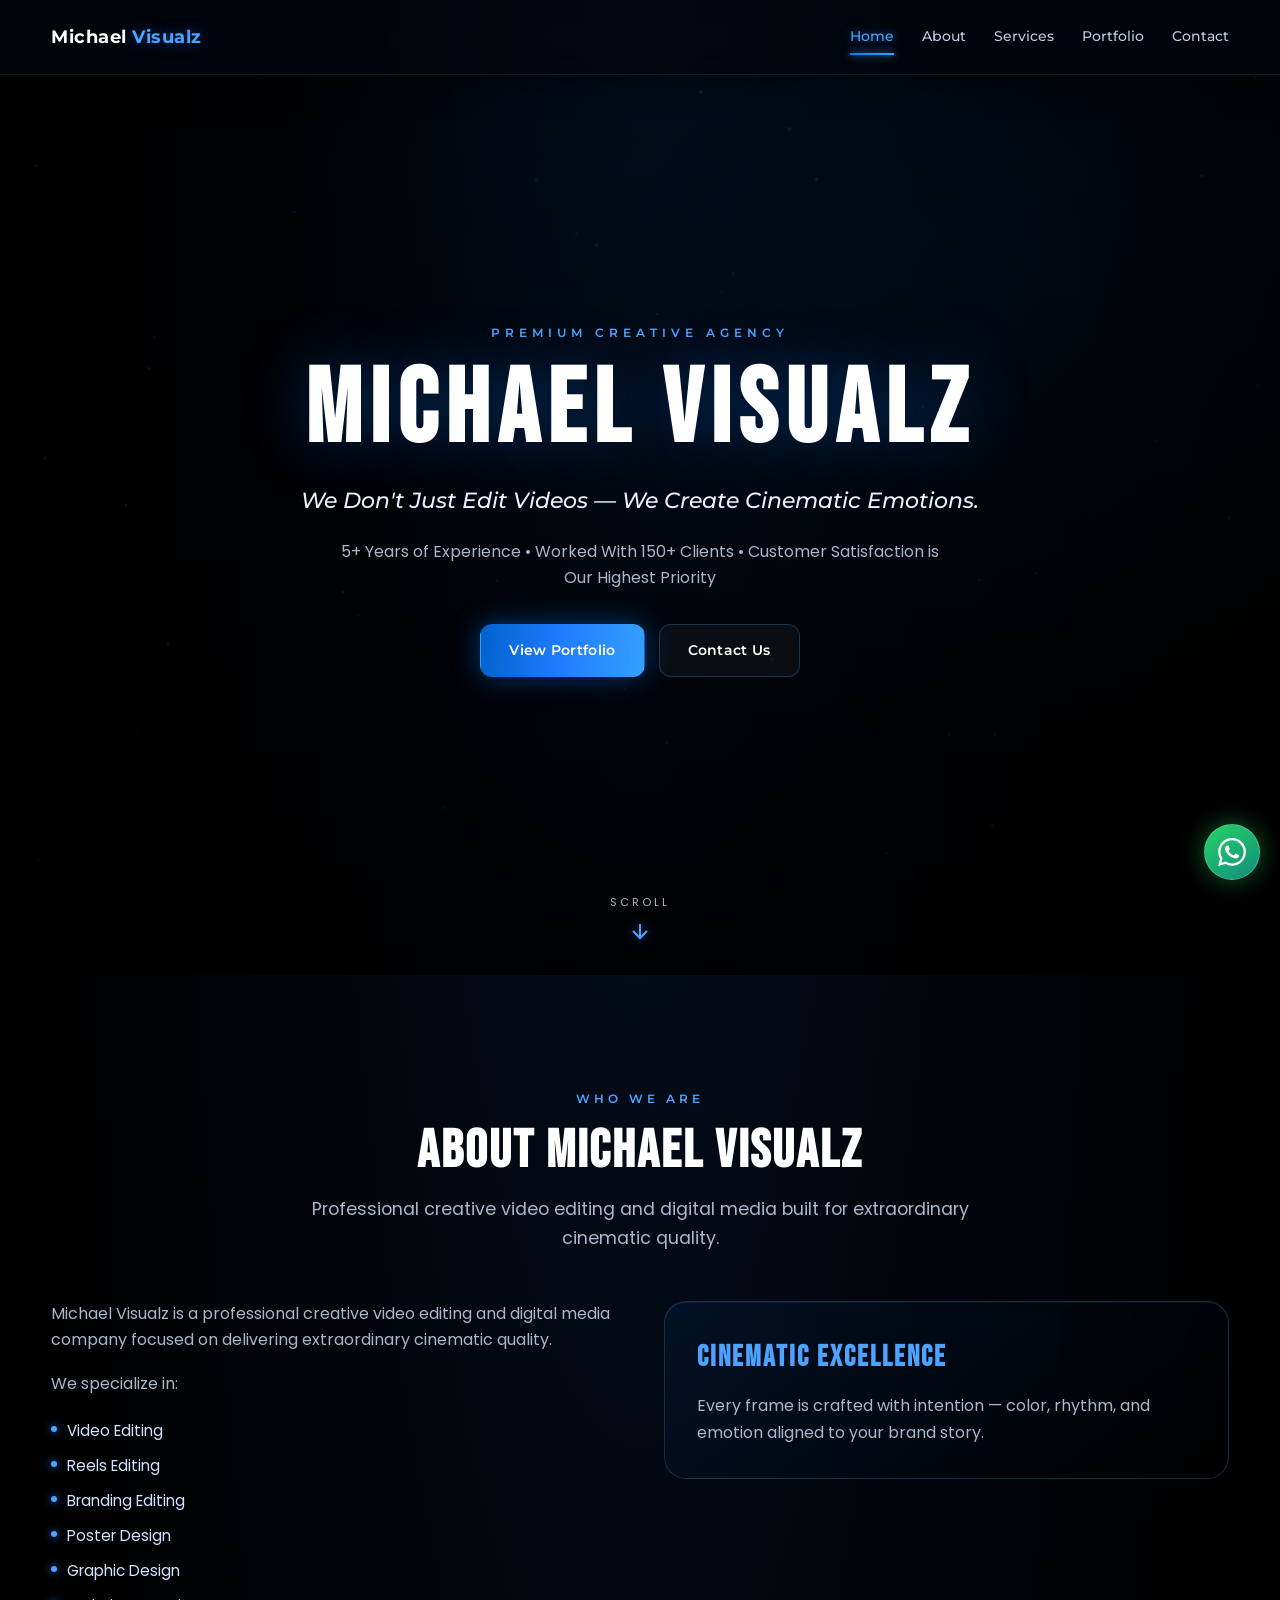
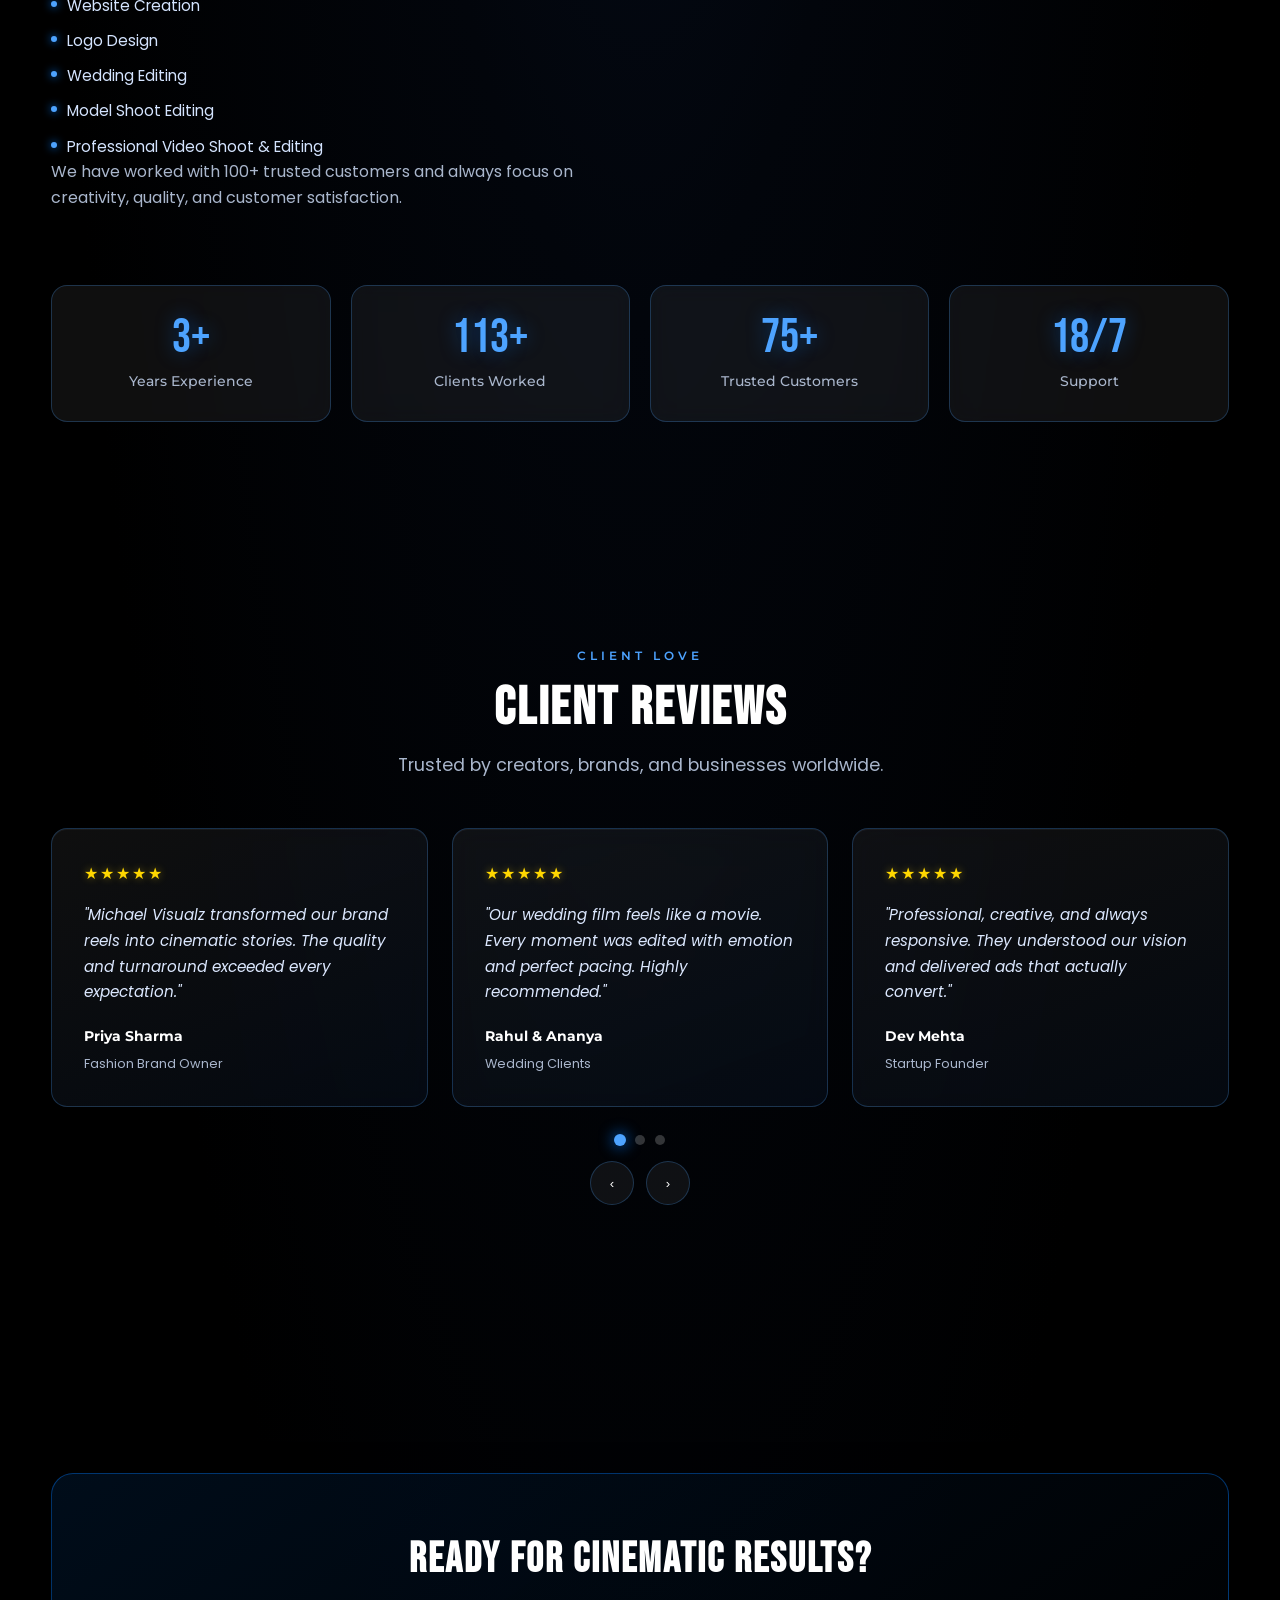
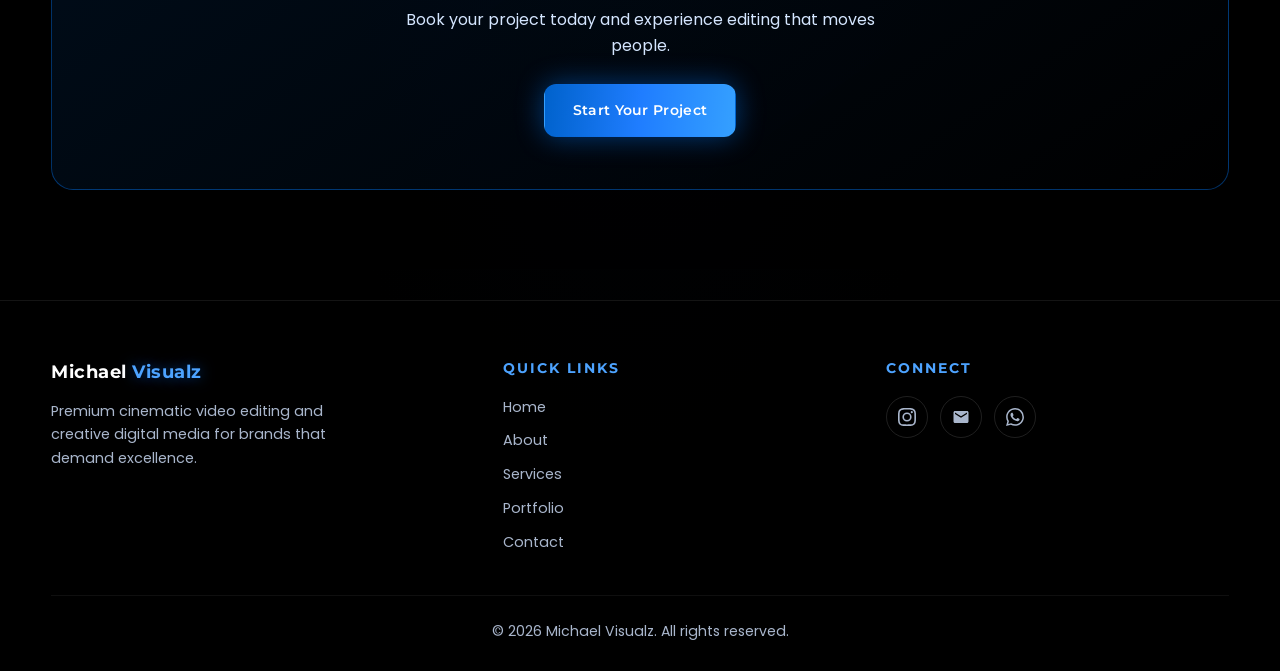
<file: index.html>
<!DOCTYPE html>
<html lang="en">
  <head>
    <meta charset="UTF-8" />
    <meta name="viewport" content="width=device-width, initial-scale=1.0" />
    <title>Michael Visualz | Cinematic Video Editing & Creative Agency</title>
    <meta
      name="description"
      content="Michael Visualz — premium cinematic video editing, branding, and digital media. We create cinematic emotions."
    />
    <link rel="preconnect" href="https://fonts.googleapis.com" />
    <link rel="preconnect" href="https://fonts.gstatic.com" crossorigin />
    <link
      href="https://fonts.googleapis.com/css2?family=Bebas+Neue&family=Montserrat:wght@500;600;700&family=Poppins:wght@400;500;600;700&display=swap"
      rel="stylesheet"
    />
    <link rel="stylesheet" href="styles.css" />
  </head>
  <body>
    <div class="loader" aria-hidden="true">
      <div class="loader-inner">
        <div class="loader-logo">MICHAEL VISUALZ</div>
        <div class="loader-bar"><span></span></div>
      </div>
    </div>

    <div class="scroll-progress" role="progressbar" aria-label="Page scroll progress"></div>
    <canvas id="particles" aria-hidden="true"></canvas>
    <div class="cursor-glow" aria-hidden="true"></div>

    <header class="site-header">
      <div class="container nav-wrap">
        <a class="logo" href="index.html">Michael <span>Visualz</span></a>
        <button class="menu-btn" type="button" aria-label="Toggle menu" aria-expanded="false">Menu</button>
        <nav class="nav-links">
          <a class="active" href="index.html">Home</a>
          <a href="index.html#about">About</a>
          <a href="services.html">Services</a>
          <a href="portfolio.html">Portfolio</a>
          <a href="contact.html">Contact</a>
        </nav>
      </div>
    </header>

    <main>
      <!-- Hero: stock video — swap with assets/videos/hero.mp4 per assets/README.md -->
      <section class="hero" id="home">
        <div class="hero-media">
          <video
            class="hero-video"
            autoplay
            muted
            loop
            playsinline
            poster="https://images.unsplash.com/photo-1485846234645-a62644f84728?w=1920&q=80"
          >
            <source
              src="https://videos.pexels.com/video-files/3129670/3129670-hd_1920_1080_25fps.mp4"
              type="video/mp4"
            />
          </video>
          <div
            class="hero-fallback"
            style="background-image: url('https://images.unsplash.com/photo-1485846234645-a62644f84728?w=1920&q=80')"
          ></div>
          <div class="hero-overlay"></div>
        </div>

        <div class="hero-content">
          <p class="hero-eyebrow">Premium Creative Agency</p>
          <h1>MICHAEL VISUALZ</h1>
          <p class="hero-tagline">We Don't Just Edit Videos — We Create Cinematic Emotions.</p>
          <p class="hero-sub">
            5+ Years of Experience • Worked With 150+ Clients • Customer Satisfaction is Our Highest Priority
          </p>
          <div class="btn-group">
            <a href="portfolio.html" class="btn btn-primary">View Portfolio</a>
            <a href="contact.html" class="btn btn-outline">Contact Us</a>
          </div>
        </div>

        <a href="#about" class="scroll-indicator" aria-label="Scroll to about section">
          <span>Scroll</span>
          <svg viewBox="0 0 24 24" fill="none" stroke="currentColor" stroke-width="2">
            <path d="M12 5v14M5 12l7 7 7-7" />
          </svg>
        </a>
      </section>

      <section class="section" id="about">
        <div class="container">
          <div class="section-header" data-reveal>
            <span class="section-eyebrow">Who We Are</span>
            <h2 class="section-title">About Michael Visualz</h2>
            <p class="section-subtitle">
              Professional creative video editing and digital media built for extraordinary cinematic quality.
            </p>
          </div>

          <div class="about-grid" data-reveal>
            <div class="about-copy">
              <p>
                Michael Visualz is a professional creative video editing and digital media company focused on
                delivering extraordinary cinematic quality.
              </p>
              <p>We specialize in:</p>
              <ul class="about-list">
                <li>Video Editing</li>
                <li>Reels Editing</li>
                <li>Branding Editing</li>
                <li>Poster Design</li>
                <li>Graphic Design</li>
                <li>Website Creation</li>
                <li>Logo Design</li>
                <li>Wedding Editing</li>
                <li>Model Shoot Editing</li>
                <li>Professional Video Shoot &amp; Editing</li>
              </ul>
              <p>
                We have worked with 100+ trusted customers and always focus on creativity, quality, and customer
                satisfaction.
              </p>
            </div>
            <div class="about-visual glass-card glow-border">
              <h3>Cinematic Excellence</h3>
              <p style="color: var(--muted); margin: 0">
                Every frame is crafted with intention — color, rhythm, and emotion aligned to your brand story.
              </p>
            </div>
          </div>

          <div class="stats-grid" data-reveal>
            <div class="stat-card">
              <div class="stat-number" data-count="5" data-suffix="+">0+</div>
              <div class="stat-label">Years Experience</div>
            </div>
            <div class="stat-card">
              <div class="stat-number" data-count="150" data-suffix="+">0+</div>
              <div class="stat-label">Clients Worked</div>
            </div>
            <div class="stat-card">
              <div class="stat-number" data-count="100" data-suffix="+">0+</div>
              <div class="stat-label">Trusted Customers</div>
            </div>
            <div class="stat-card">
              <div class="stat-number" data-count="24" data-suffix="/7">0/7</div>
              <div class="stat-label">Support</div>
            </div>
          </div>
        </div>
      </section>

      <section class="section testimonials-section">
        <div class="container">
          <div class="section-header" data-reveal>
            <span class="section-eyebrow">Client Love</span>
            <h2 class="section-title">Client Reviews</h2>
            <p class="section-subtitle">Trusted by creators, brands, and businesses worldwide.</p>
          </div>

          <div class="testimonials-wrap" data-reveal aria-live="polite">
            <div class="testimonials-track">
              <article class="review-card glass-card glow-border">
                <div class="review-stars">★★★★★</div>
                <p class="review-text">
                  "Michael Visualz transformed our brand reels into cinematic stories. The quality and turnaround
                  exceeded every expectation."
                </p>
                <div class="review-author">Priya Sharma</div>
                <div class="review-role">Fashion Brand Owner</div>
              </article>
              <article class="review-card glass-card glow-border">
                <div class="review-stars">★★★★★</div>
                <p class="review-text">
                  "Our wedding film feels like a movie. Every moment was edited with emotion and perfect pacing.
                  Highly recommended."
                </p>
                <div class="review-author">Rahul &amp; Ananya</div>
                <div class="review-role">Wedding Clients</div>
              </article>
              <article class="review-card glass-card glow-border">
                <div class="review-stars">★★★★★</div>
                <p class="review-text">
                  "Professional, creative, and always responsive. They understood our vision and delivered ads that
                  actually convert."
                </p>
                <div class="review-author">Dev Mehta</div>
                <div class="review-role">Startup Founder</div>
              </article>
              <article class="review-card glass-card glow-border">
                <div class="review-stars">★★★★★</div>
                <p class="review-text">
                  "The model shoot edit was flawless — color grading, transitions, and music sync were all top tier.
                  True cinematic work."
                </p>
                <div class="review-author">Sneha Kapoor</div>
                <div class="review-role">Model &amp; Influencer</div>
              </article>
              <article class="review-card glass-card glow-border">
                <div class="review-stars">★★★★★</div>
                <p class="review-text">
                  "From logo to website to video — Michael Visualz handled everything with luxury-level polish. Our
                  brand looks premium now."
                </p>
                <div class="review-author">Arjun Patel</div>
                <div class="review-role">Business Owner</div>
              </article>
            </div>
            <div class="testimonial-dots"></div>
            <div class="testimonial-nav">
              <button type="button" class="testimonial-prev" aria-label="Previous review">‹</button>
              <button type="button" class="testimonial-next" aria-label="Next review">›</button>
            </div>
          </div>
        </div>
      </section>

      <section class="section">
        <div class="container" data-reveal>
          <div class="cta-band">
            <h3>Ready For Cinematic Results?</h3>
            <p>Book your project today and experience editing that moves people.</p>
            <a href="contact.html" class="btn btn-primary">Start Your Project</a>
          </div>
        </div>
      </section>
    </main>

    <footer class="site-footer">
      <div class="container">
        <div class="footer-grid">
          <div class="footer-brand">
            <a class="logo" href="index.html">Michael <span>Visualz</span></a>
            <p>Premium cinematic video editing and creative digital media for brands that demand excellence.</p>
          </div>
          <div class="footer-col">
            <h4>Quick Links</h4>
            <nav class="footer-links">
              <a href="index.html">Home</a>
              <a href="index.html#about">About</a>
              <a href="services.html">Services</a>
              <a href="portfolio.html">Portfolio</a>
              <a href="contact.html">Contact</a>
            </nav>
          </div>
          <div class="footer-col">
            <h4>Connect</h4>
            <div class="social-links">
              <a href="https://www.instagram.com/michael._.visualz/" target="_blank" rel="noopener noreferrer" aria-label="Instagram">
                <svg width="18" height="18" viewBox="0 0 24 24" fill="currentColor"><path d="M12 2.163c3.204 0 3.584.012 4.85.07 3.252.148 4.771 1.691 4.919 4.919.058 1.265.069 1.645.069 4.849 0 3.205-.012 3.584-.069 4.849-.149 3.225-1.664 4.771-4.919 4.919-1.266.058-1.644.07-4.85.07-3.204 0-3.584-.012-4.849-.07-3.26-.149-4.771-1.699-4.919-4.92-.058-1.265-.07-1.644-.07-4.849 0-3.204.013-3.583.07-4.849.149-3.227 1.664-4.771 4.919-4.919 1.266-.057 1.645-.069 4.849-.069zM12 0C8.741 0 8.333.014 7.053.072 2.695.272.273 2.69.073 7.052.014 8.333 0 8.741 0 12c0 3.259.014 3.668.072 4.948.2 4.358 2.618 6.78 6.98 6.98C8.333 23.986 8.741 24 12 24c3.259 0 3.668-.014 4.948-.072 4.354-.2 6.782-2.618 6.979-6.98.059-1.28.073-1.689.073-4.948 0-3.259-.014-3.667-.072-4.947-.196-4.354-2.617-6.78-6.979-6.98C15.668.014 15.259 0 12 0zm0 5.838a6.162 6.162 0 100 12.324 6.162 6.162 0 000-12.324zM12 16a4 4 0 110-8 4 4 0 010 8zm6.406-11.845a1.44 1.44 0 100 2.881 1.44 1.44 0 000-2.881z"/></svg>
              </a>
              <a href="mailto:michaelvisualz.in@gmail.com" aria-label="Email">
                <svg width="18" height="18" viewBox="0 0 24 24" fill="currentColor"><path d="M20 4H4c-1.1 0-2 .9-2 2v12c0 1.1.9 2 2 2h16c1.1 0 2-.9 2-2V6c0-1.1-.9-2-2-2zm0 4l-8 5-8-5V6l8 5 8-5v2z"/></svg>
              </a>
              <a href="https://wa.me/918110990660" target="_blank" rel="noopener noreferrer" aria-label="WhatsApp">
                <svg width="18" height="18" viewBox="0 0 24 24" fill="currentColor"><path d="M17.472 14.382c-.297-.149-1.758-.867-2.03-.967-.273-.099-.471-.148-.67.15-.197.297-.767.966-.94 1.164-.173.199-.347.223-.644.075-.297-.15-1.255-.463-2.39-1.475-.883-.788-1.48-1.761-1.653-2.059-.173-.297-.018-.458.13-.606.134-.133.298-.347.446-.52.149-.174.198-.298.298-.497.099-.198.05-.371-.025-.52-.075-.149-.669-1.612-.916-2.207-.242-.579-.487-.5-.669-.51-.173-.008-.371-.01-.57-.01-.198 0-.52.074-.792.372-.272.297-1.04 1.016-1.04 2.479 0 1.462 1.065 2.875 1.213 3.074.149.198 2.096 3.2 5.077 4.487.709.306 1.262.489 1.694.625.712.227 1.36.195 1.871.118.571-.085 1.758-.719 2.006-1.413.248-.694.248-1.289.173-1.413-.074-.124-.272-.198-.57-.347m-5.421 7.403h-.004a9.87 9.87 0 01-5.031-1.378l-.361-.214-3.741.982.998-3.648-.235-.374a9.86 9.86 0 01-1.51-5.26c.001-5.45 4.436-9.884 9.888-9.884 2.64 0 5.122 1.03 6.988 2.898a9.825 9.825 0 012.893 6.994c-.003 5.45-4.435 9.884-9.881 9.884m8.413-18.297A11.815 11.815 0 0012.05 0C5.495 0 .16 5.335.157 11.892c0 2.096.547 4.142 1.588 5.945L.057 24l6.305-1.654a11.882 11.882 0 005.683 1.448h.005c6.554 0 11.89-5.335 11.893-11.893a11.821 11.821 0 00-3.48-8.413z"/></svg>
              </a>
            </div>
          </div>
        </div>
        <div class="footer-bottom">© 2026 Michael Visualz. All rights reserved.</div>
      </div>
    </footer>

    <a
      class="whatsapp-float"
      href="https://wa.me/918110990660"
      target="_blank"
      rel="noopener noreferrer"
      aria-label="Chat on WhatsApp"
    >
      <svg viewBox="0 0 24 24"><path d="M17.472 14.382c-.297-.149-1.758-.867-2.03-.967-.273-.099-.471-.148-.67.15-.197.297-.767.966-.94 1.164-.173.199-.347.223-.644.075-.297-.15-1.255-.463-2.39-1.475-.883-.788-1.48-1.761-1.653-2.059-.173-.297-.018-.458.13-.606.134-.133.298-.347.446-.52.149-.174.198-.298.298-.497.099-.198.05-.371-.025-.52-.075-.149-.669-1.612-.916-2.207-.242-.579-.487-.5-.669-.51-.173-.008-.371-.01-.57-.01-.198 0-.52.074-.792.372-.272.297-1.04 1.016-1.04 2.479 0 1.462 1.065 2.875 1.213 3.074.149.198 2.096 3.2 5.077 4.487.709.306 1.262.489 1.694.625.712.227 1.36.195 1.871.118.571-.085 1.758-.719 2.006-1.413.248-.694.248-1.289.173-1.413-.074-.124-.272-.198-.57-.347m-5.421 7.403h-.004a9.87 9.87 0 01-5.031-1.378l-.361-.214-3.741.982.998-3.648-.235-.374a9.86 9.86 0 01-1.51-5.26c.001-5.45 4.436-9.884 9.888-9.884 2.64 0 5.122 1.03 6.988 2.898a9.825 9.825 0 012.893 6.994c-.003 5.45-4.435 9.884-9.881 9.884m8.413-18.297A11.815 11.815 0 0012.05 0C5.495 0 .16 5.335.157 11.892c0 2.096.547 4.142 1.588 5.945L.057 24l6.305-1.654a11.882 11.882 0 005.683 1.448h.005c6.554 0 11.89-5.335 11.893-11.893a11.821 11.821 0 00-3.48-8.413z"/></svg>
    </a>

    <script src="script.js"></script>
  </body>
</html>
</file>
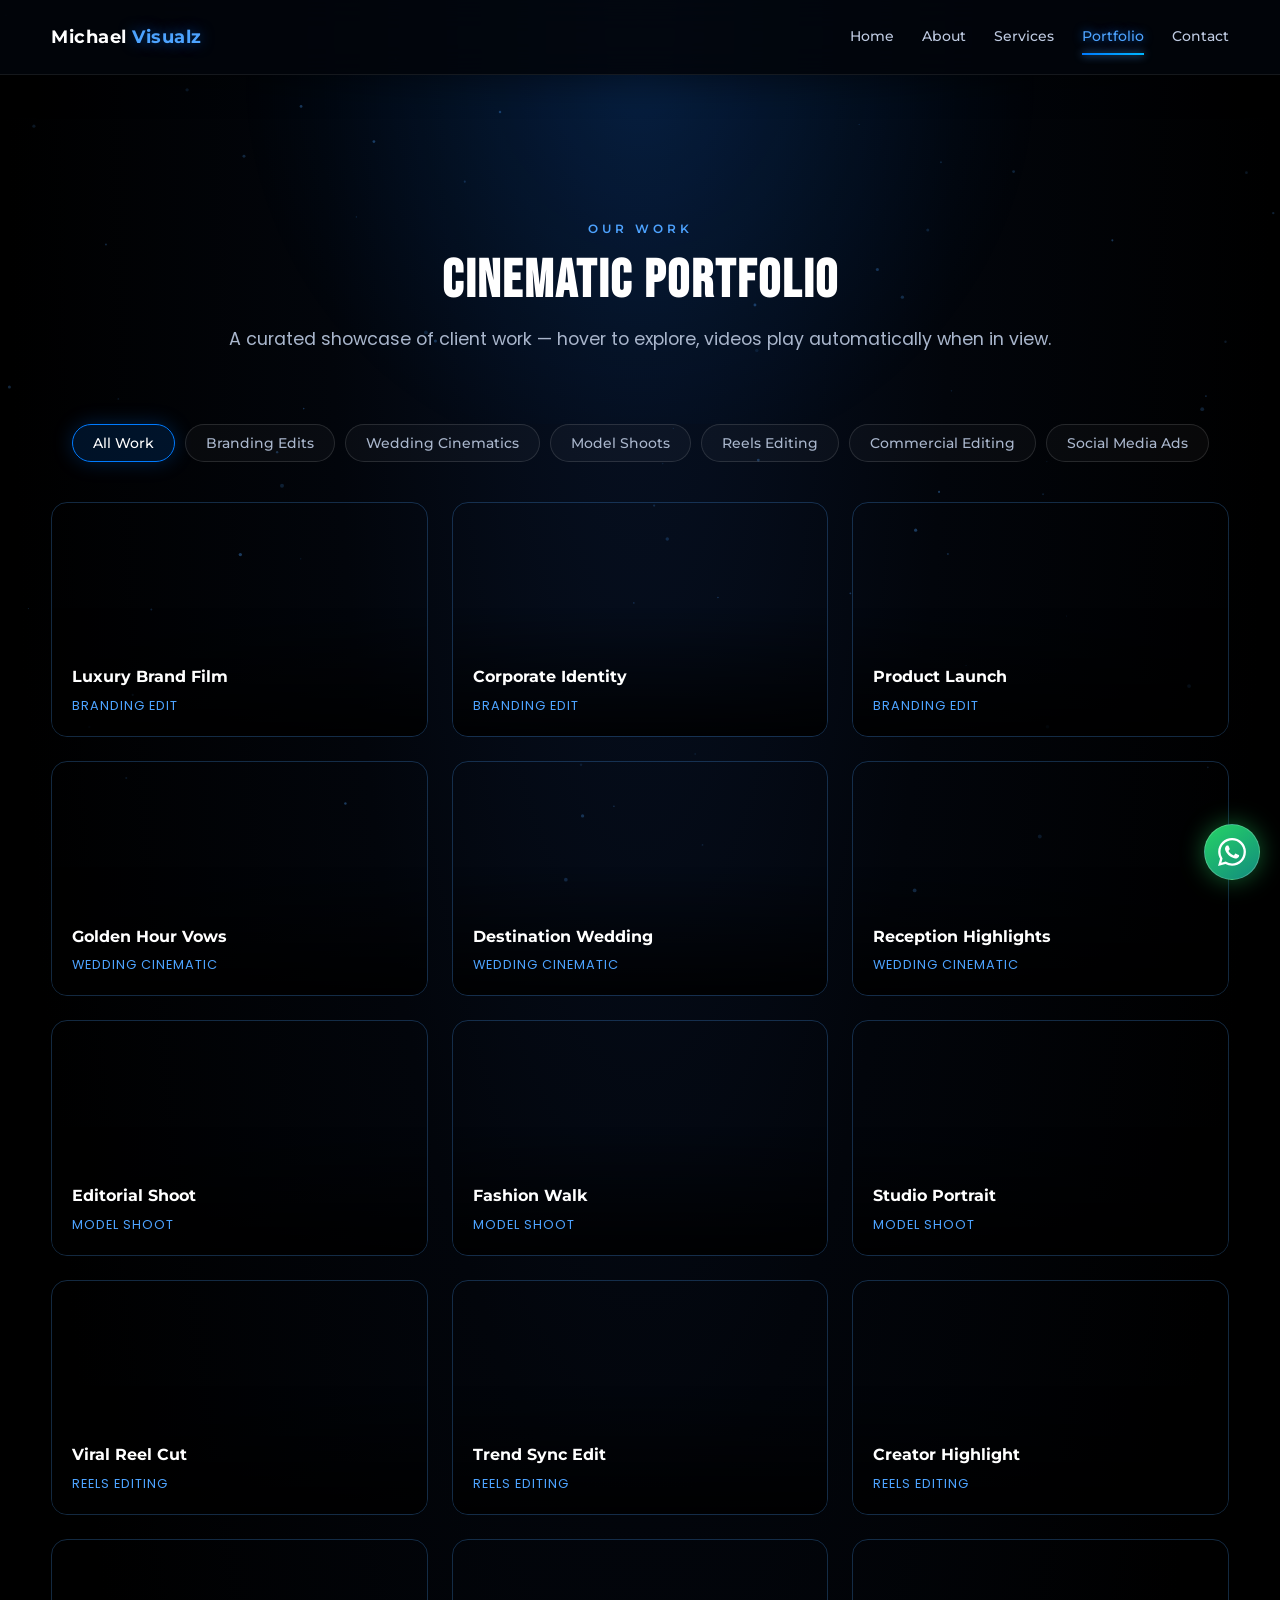
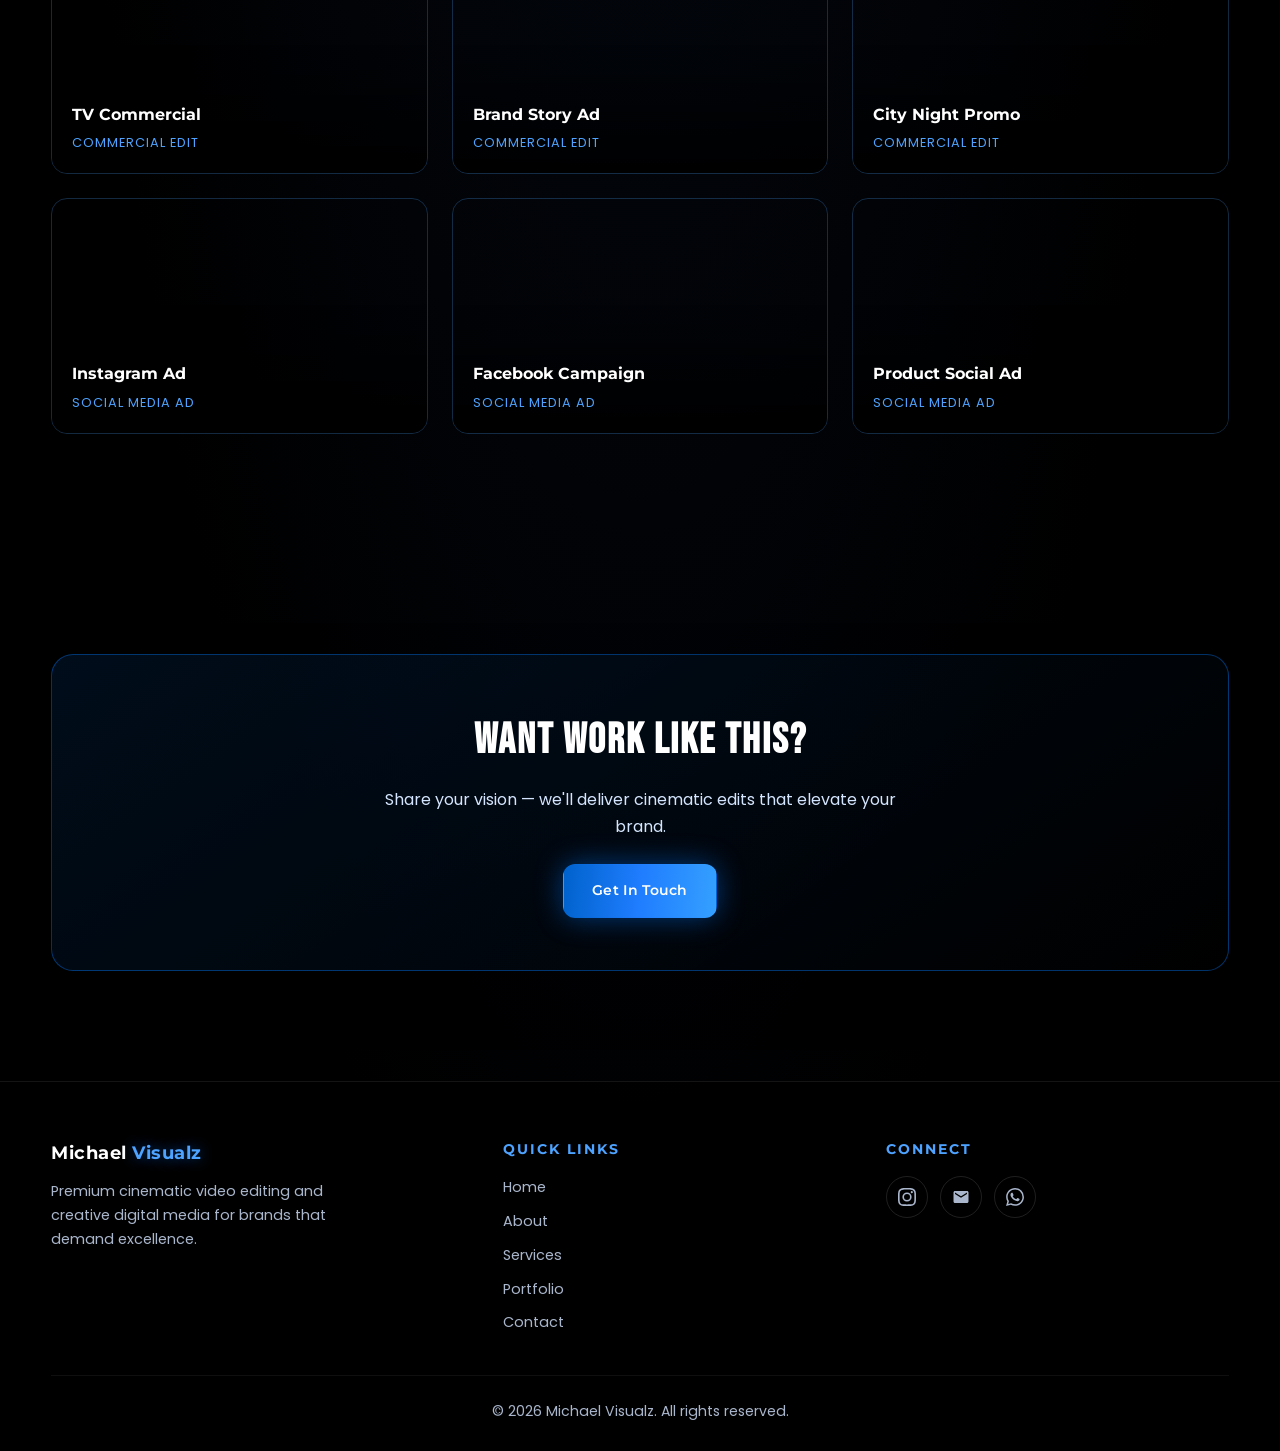
<file: portfolio.html>
<!DOCTYPE html>
<html lang="en">
  <head>
    <meta charset="UTF-8" />
    <meta name="viewport" content="width=device-width, initial-scale=1.0" />
    <title>Portfolio | Michael Visualz</title>
    <meta name="description" content="Cinematic portfolio — branding, wedding, reels, commercial, and social media edits by Michael Visualz." />
    <link rel="preconnect" href="https://fonts.googleapis.com" />
    <link rel="preconnect" href="https://fonts.gstatic.com" crossorigin />
    <link
      href="https://fonts.googleapis.com/css2?family=Bebas+Neue&family=Montserrat:wght@500;600;700&family=Poppins:wght@400;500;600;700&display=swap"
      rel="stylesheet"
    />
    <link rel="stylesheet" href="styles.css" />
  </head>
  <body>
    <div class="loader" aria-hidden="true">
      <div class="loader-inner">
        <div class="loader-logo">MICHAEL VISUALZ</div>
        <div class="loader-bar"><span></span></div>
      </div>
    </div>
    <div class="scroll-progress" role="progressbar" aria-label="Page scroll progress"></div>
    <canvas id="particles" aria-hidden="true"></canvas>
    <div class="cursor-glow" aria-hidden="true"></div>

    <header class="site-header">
      <div class="container nav-wrap">
        <a class="logo" href="index.html">Michael <span>Visualz</span></a>
        <button class="menu-btn" type="button" aria-label="Toggle menu" aria-expanded="false">Menu</button>
        <nav class="nav-links">
          <a href="index.html">Home</a>
          <a href="index.html#about">About</a>
          <a href="services.html">Services</a>
          <a class="active" href="portfolio.html">Portfolio</a>
          <a href="contact.html">Contact</a>
        </nav>
      </div>
    </header>

    <main>
      <section class="page-hero">
        <div class="container" data-reveal>
          <span class="section-eyebrow">Our Work</span>
          <h1 class="section-title">Cinematic Portfolio</h1>
          <p class="section-subtitle" style="margin: 0 auto">
            A curated showcase of client work — hover to explore, videos play automatically when in view.
          </p>
        </div>
      </section>

      <section class="section" style="padding-top: 0">
        <div class="container">
          <div class="portfolio-filters" data-reveal>
            <button type="button" class="filter-btn active" data-filter="all">All Work</button>
            <button type="button" class="filter-btn" data-filter="branding">Branding Edits</button>
            <button type="button" class="filter-btn" data-filter="wedding">Wedding Cinematics</button>
            <button type="button" class="filter-btn" data-filter="model">Model Shoots</button>
            <button type="button" class="filter-btn" data-filter="reels">Reels Editing</button>
            <button type="button" class="filter-btn" data-filter="commercial">Commercial Editing</button>
            <button type="button" class="filter-btn" data-filter="social">Social Media Ads</button>
          </div>

          <!-- Portfolio videos: Pexels CDN — replace with assets/portfolio/ per assets/README.md -->
          <div class="portfolio-grid" data-reveal>
            <article class="portfolio-item" data-category="branding">
              <video muted loop playsinline preload="none" data-src="https://videos.pexels.com/video-files/7578611/7578611-sd_640_360_30fps.mp4"></video>
              <div class="portfolio-overlay"><h4>Luxury Brand Film</h4><span>Branding Edit</span></div>
            </article>
            <article class="portfolio-item" data-category="branding">
              <video muted loop playsinline preload="none" data-src="https://videos.pexels.com/video-files/4829162/4829162-sd_640_360_30fps.mp4"></video>
              <div class="portfolio-overlay"><h4>Corporate Identity</h4><span>Branding Edit</span></div>
            </article>
            <article class="portfolio-item" data-category="branding">
              <video muted loop playsinline preload="none" data-src="https://videos.pexels.com/video-files/2491284/2491284-sd_640_360_30fps.mp4"></video>
              <div class="portfolio-overlay"><h4>Product Launch</h4><span>Branding Edit</span></div>
            </article>

            <article class="portfolio-item" data-category="wedding">
              <video muted loop playsinline preload="none" data-src="https://videos.pexels.com/video-files/1448735/1448735-sd_640_360_30fps.mp4"></video>
              <div class="portfolio-overlay"><h4>Golden Hour Vows</h4><span>Wedding Cinematic</span></div>
            </article>
            <article class="portfolio-item" data-category="wedding">
              <video muted loop playsinline preload="none" data-src="https://videos.pexels.com/video-files/3189477/3189477-sd_640_360_30fps.mp4"></video>
              <div class="portfolio-overlay"><h4>Destination Wedding</h4><span>Wedding Cinematic</span></div>
            </article>
            <article class="portfolio-item" data-category="wedding">
              <video muted loop playsinline preload="none" data-src="https://videos.pexels.com/video-files/4058859/4058859-sd_640_360_30fps.mp4"></video>
              <div class="portfolio-overlay"><h4>Reception Highlights</h4><span>Wedding Cinematic</span></div>
            </article>

            <article class="portfolio-item" data-category="model">
              <video muted loop playsinline preload="none" data-src="https://videos.pexels.com/video-files/3765357/3765357-sd_640_360_30fps.mp4"></video>
              <div class="portfolio-overlay"><h4>Editorial Shoot</h4><span>Model Shoot</span></div>
            </article>
            <article class="portfolio-item" data-category="model">
              <video muted loop playsinline preload="none" data-src="https://videos.pexels.com/video-files/5329217/5329217-sd_640_360_30fps.mp4"></video>
              <div class="portfolio-overlay"><h4>Fashion Walk</h4><span>Model Shoot</span></div>
            </article>
            <article class="portfolio-item" data-category="model">
              <video muted loop playsinline preload="none" data-src="https://videos.pexels.com/video-files/7281358/7281358-sd_640_360_30fps.mp4"></video>
              <div class="portfolio-overlay"><h4>Studio Portrait</h4><span>Model Shoot</span></div>
            </article>

            <article class="portfolio-item" data-category="reels">
              <video muted loop playsinline preload="none" data-src="https://videos.pexels.com/video-files/3194246/3194246-sd_640_360_30fps.mp4"></video>
              <div class="portfolio-overlay"><h4>Viral Reel Cut</h4><span>Reels Editing</span></div>
            </article>
            <article class="portfolio-item" data-category="reels">
              <video muted loop playsinline preload="none" data-src="https://videos.pexels.com/video-files/4760248/4760248-sd_640_360_30fps.mp4"></video>
              <div class="portfolio-overlay"><h4>Trend Sync Edit</h4><span>Reels Editing</span></div>
            </article>
            <article class="portfolio-item" data-category="reels">
              <video muted loop playsinline preload="none" data-src="https://videos.pexels.com/video-files/1093662/1093662-sd_640_360_30fps.mp4"></video>
              <div class="portfolio-overlay"><h4>Creator Highlight</h4><span>Reels Editing</span></div>
            </article>

            <article class="portfolio-item" data-category="commercial">
              <video muted loop playsinline preload="none" data-src="https://videos.pexels.com/video-files/2548982/2548982-sd_640_360_30fps.mp4"></video>
              <div class="portfolio-overlay"><h4>TV Commercial</h4><span>Commercial Edit</span></div>
            </article>
            <article class="portfolio-item" data-category="commercial">
              <video muted loop playsinline preload="none" data-src="https://videos.pexels.com/video-files/3571264/3571264-sd_640_360_30fps.mp4"></video>
              <div class="portfolio-overlay"><h4>Brand Story Ad</h4><span>Commercial Edit</span></div>
            </article>
            <article class="portfolio-item" data-category="commercial">
              <video muted loop playsinline preload="none" data-src="https://videos.pexels.com/video-files/3129670/3129670-sd_640_360_30fps.mp4"></video>
              <div class="portfolio-overlay"><h4>City Night Promo</h4><span>Commercial Edit</span></div>
            </article>

            <article class="portfolio-item" data-category="social">
              <video muted loop playsinline preload="none" data-src="https://videos.pexels.com/video-files/4061147/4061147-sd_640_360_30fps.mp4"></video>
              <div class="portfolio-overlay"><h4>Instagram Ad</h4><span>Social Media Ad</span></div>
            </article>
            <article class="portfolio-item" data-category="social">
              <video muted loop playsinline preload="none" data-src="https://videos.pexels.com/video-files/5481761/5481761-sd_640_360_30fps.mp4"></video>
              <div class="portfolio-overlay"><h4>Facebook Campaign</h4><span>Social Media Ad</span></div>
            </article>
            <article class="portfolio-item" data-category="social">
              <video muted loop playsinline preload="none" data-src="https://videos.pexels.com/video-files/6694589/6694589-sd_640_360_30fps.mp4"></video>
              <div class="portfolio-overlay"><h4>Product Social Ad</h4><span>Social Media Ad</span></div>
            </article>
          </div>
        </div>
      </section>

      <section class="section">
        <div class="container" data-reveal>
          <div class="cta-band">
            <h3>Want Work Like This?</h3>
            <p>Share your vision — we'll deliver cinematic edits that elevate your brand.</p>
            <a href="contact.html" class="btn btn-primary">Get In Touch</a>
          </div>
        </div>
      </section>
    </main>

    <footer class="site-footer">
      <div class="container">
        <div class="footer-grid">
          <div class="footer-brand">
            <a class="logo" href="index.html">Michael <span>Visualz</span></a>
            <p>Premium cinematic video editing and creative digital media for brands that demand excellence.</p>
          </div>
          <div class="footer-col">
            <h4>Quick Links</h4>
            <nav class="footer-links">
              <a href="index.html">Home</a>
              <a href="index.html#about">About</a>
              <a href="services.html">Services</a>
              <a href="portfolio.html">Portfolio</a>
              <a href="contact.html">Contact</a>
            </nav>
          </div>
          <div class="footer-col">
            <h4>Connect</h4>
            <div class="social-links">
              <a href="https://www.instagram.com/michael._.visualz/" target="_blank" rel="noopener noreferrer" aria-label="Instagram">
                <svg width="18" height="18" viewBox="0 0 24 24" fill="currentColor"><path d="M12 2.163c3.204 0 3.584.012 4.85.07 3.252.148 4.771 1.691 4.919 4.919.058 1.265.069 1.645.069 4.849 0 3.205-.012 3.584-.069 4.849-.149 3.225-1.664 4.771-4.919 4.919-1.266.058-1.644.07-4.85.07-3.204 0-3.584-.012-4.849-.07-3.26-.149-4.771-1.699-4.919-4.92-.058-1.265-.07-1.644-.07-4.849 0-3.204.013-3.583.07-4.849.149-3.227 1.664-4.771 4.919-4.919 1.266-.057 1.645-.069 4.849-.069zM12 0C8.741 0 8.333.014 7.053.072 2.695.272.273 2.69.073 7.052.014 8.333 0 8.741 0 12c0 3.259.014 3.668.072 4.948.2 4.358 2.618 6.78 6.98 6.98C8.333 23.986 8.741 24 12 24c3.259 0 3.668-.014 4.948-.072 4.354-.2 6.782-2.618 6.979-6.98.059-1.28.073-1.689.073-4.948 0-3.259-.014-3.667-.072-4.947-.196-4.354-2.617-6.78-6.979-6.98C15.668.014 15.259 0 12 0zm0 5.838a6.162 6.162 0 100 12.324 6.162 6.162 0 000-12.324zM12 16a4 4 0 110-8 4 4 0 010 8zm6.406-11.845a1.44 1.44 0 100 2.881 1.44 1.44 0 000-2.881z"/></svg>
              </a>
              <a href="mailto:michaelvisualz.in@gmail.com" aria-label="Email">
                <svg width="18" height="18" viewBox="0 0 24 24" fill="currentColor"><path d="M20 4H4c-1.1 0-2 .9-2 2v12c0 1.1.9 2 2 2h16c1.1 0 2-.9 2-2V6c0-1.1-.9-2-2-2zm0 4l-8 5-8-5V6l8 5 8-5v2z"/></svg>
              </a>
              <a href="https://wa.me/918110990660" target="_blank" rel="noopener noreferrer" aria-label="WhatsApp">
                <svg width="18" height="18" viewBox="0 0 24 24" fill="currentColor"><path d="M17.472 14.382c-.297-.149-1.758-.867-2.03-.967-.273-.099-.471-.148-.67.15-.197.297-.767.966-.94 1.164-.173.199-.347.223-.644.075-.297-.15-1.255-.463-2.39-1.475-.883-.788-1.48-1.761-1.653-2.059-.173-.297-.018-.458.13-.606.134-.133.298-.347.446-.52.149-.174.198-.298.298-.497.099-.198.05-.371-.025-.52-.075-.149-.669-1.612-.916-2.207-.242-.579-.487-.5-.669-.51-.173-.008-.371-.01-.57-.01-.198 0-.52.074-.792.372-.272.297-1.04 1.016-1.04 2.479 0 1.462 1.065 2.875 1.213 3.074.149.198 2.096 3.2 5.077 4.487.709.306 1.262.489 1.694.625.712.227 1.36.195 1.871.118.571-.085 1.758-.719 2.006-1.413.248-.694.248-1.289.173-1.413-.074-.124-.272-.198-.57-.347m-5.421 7.403h-.004a9.87 9.87 0 01-5.031-1.378l-.361-.214-3.741.982.998-3.648-.235-.374a9.86 9.86 0 01-1.51-5.26c.001-5.45 4.436-9.884 9.888-9.884 2.64 0 5.122 1.03 6.988 2.898a9.825 9.825 0 012.893 6.994c-.003 5.45-4.435 9.884-9.881 9.884m8.413-18.297A11.815 11.815 0 0012.05 0C5.495 0 .16 5.335.157 11.892c0 2.096.547 4.142 1.588 5.945L.057 24l6.305-1.654a11.882 11.882 0 005.683 1.448h.005c6.554 0 11.89-5.335 11.893-11.893a11.821 11.821 0 00-3.48-8.413z"/></svg>
              </a>
            </div>
          </div>
        </div>
        <div class="footer-bottom">© 2026 Michael Visualz. All rights reserved.</div>
      </div>
    </footer>

    <a class="whatsapp-float" href="https://wa.me/918110990660" target="_blank" rel="noopener noreferrer" aria-label="Chat on WhatsApp">
      <svg viewBox="0 0 24 24"><path d="M17.472 14.382c-.297-.149-1.758-.867-2.03-.967-.273-.099-.471-.148-.67.15-.197.297-.767.966-.94 1.164-.173.199-.347.223-.644.075-.297-.15-1.255-.463-2.39-1.475-.883-.788-1.48-1.761-1.653-2.059-.173-.297-.018-.458.13-.606.134-.133.298-.347.446-.52.149-.174.198-.298.298-.497.099-.198.05-.371-.025-.52-.075-.149-.669-1.612-.916-2.207-.242-.579-.487-.5-.669-.51-.173-.008-.371-.01-.57-.01-.198 0-.52.074-.792.372-.272.297-1.04 1.016-1.04 2.479 0 1.462 1.065 2.875 1.213 3.074.149.198 2.096 3.2 5.077 4.487.709.306 1.262.489 1.694.625.712.227 1.36.195 1.871.118.571-.085 1.758-.719 2.006-1.413.248-.694.248-1.289.173-1.413-.074-.124-.272-.198-.57-.347m-5.421 7.403h-.004a9.87 9.87 0 01-5.031-1.378l-.361-.214-3.741.982.998-3.648-.235-.374a9.86 9.86 0 01-1.51-5.26c.001-5.45 4.436-9.884 9.888-9.884 2.64 0 5.122 1.03 6.988 2.898a9.825 9.825 0 012.893 6.994c-.003 5.45-4.435 9.884-9.881 9.884m8.413-18.297A11.815 11.815 0 0012.05 0C5.495 0 .16 5.335.157 11.892c0 2.096.547 4.142 1.588 5.945L.057 24l6.305-1.654a11.882 11.882 0 005.683 1.448h.005c6.554 0 11.89-5.335 11.893-11.893a11.821 11.821 0 00-3.48-8.413z"/></svg>
    </a>
    <script src="script.js"></script>
  </body>
</html>
</file>
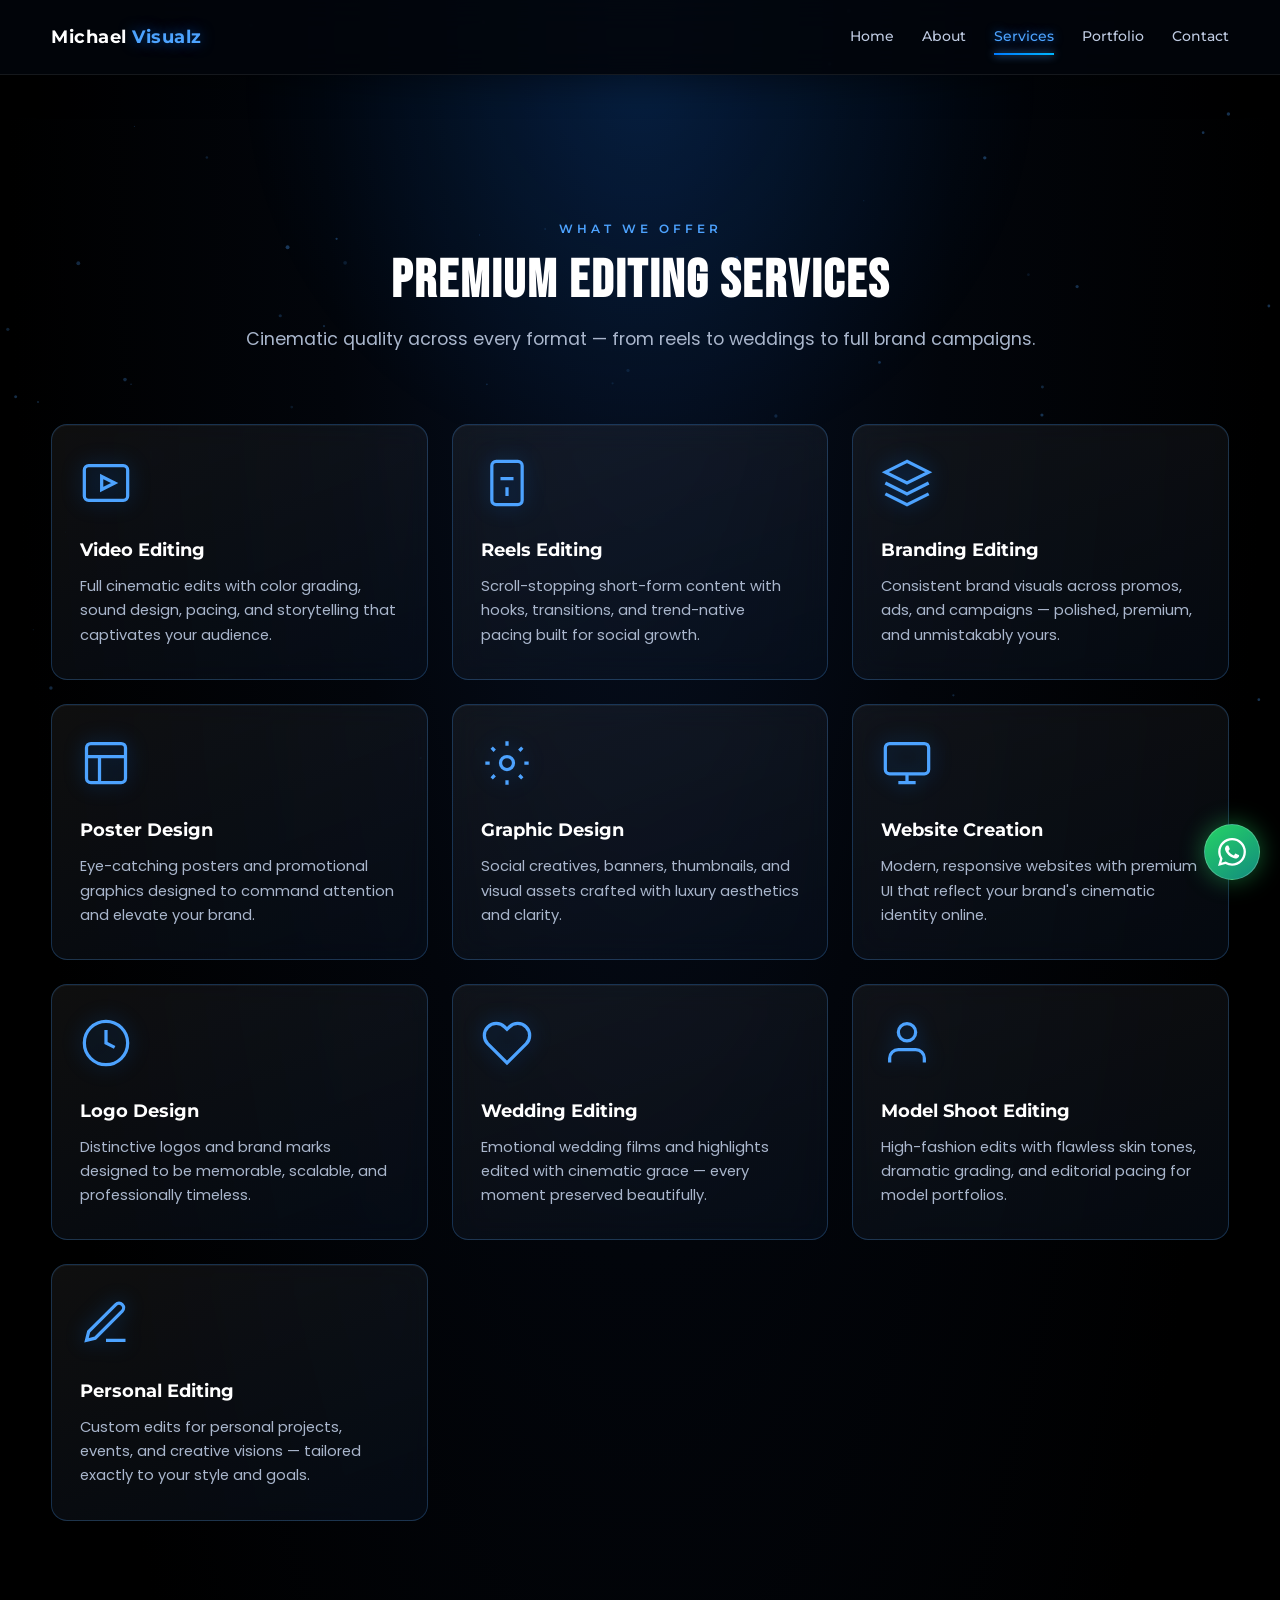
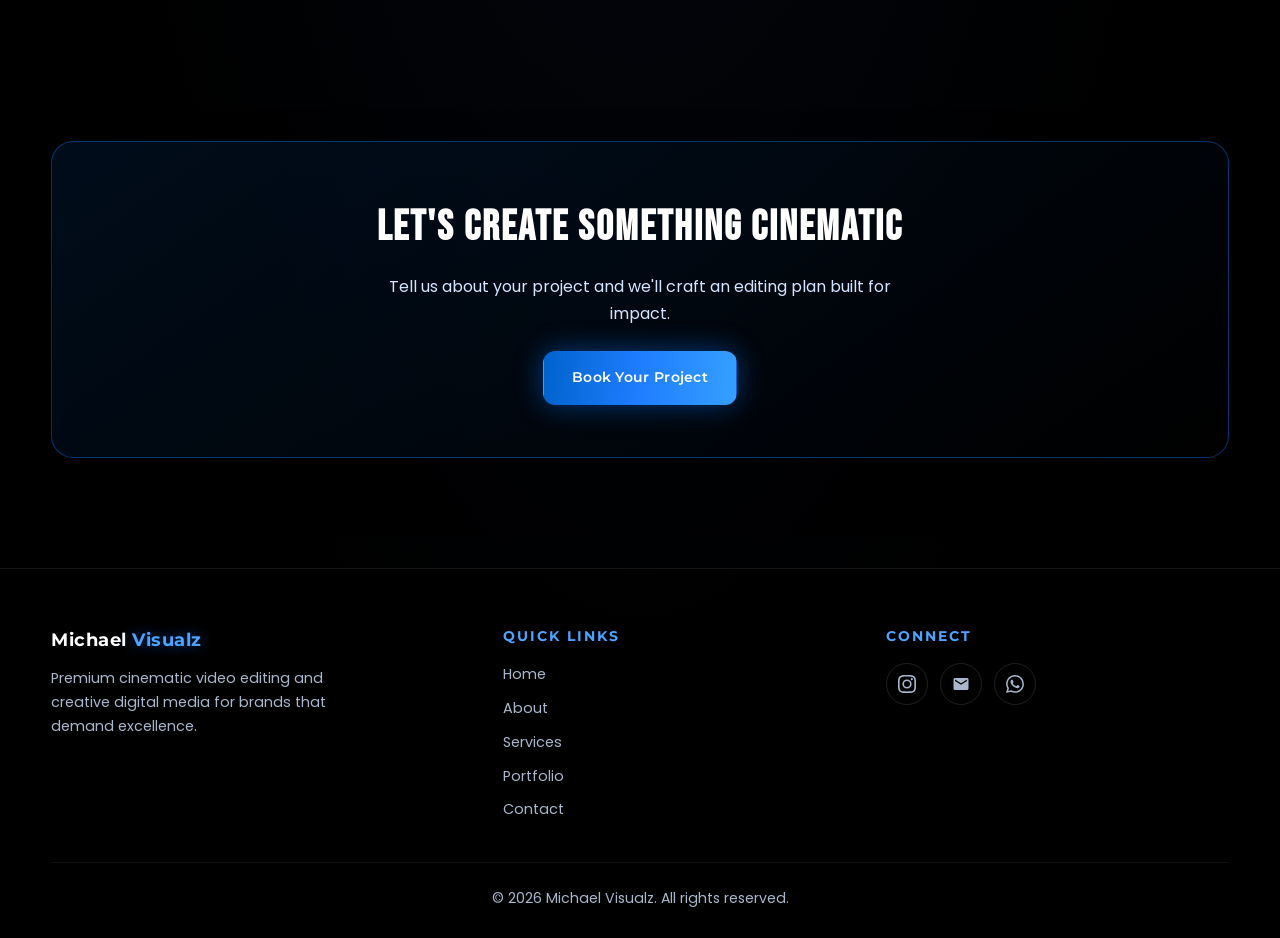
<file: services.html>
<!DOCTYPE html>
<html lang="en">
  <head>
    <meta charset="UTF-8" />
    <meta name="viewport" content="width=device-width, initial-scale=1.0" />
    <title>Services | Michael Visualz</title>
    <meta name="description" content="Premium video editing, reels, branding, design, and creative services by Michael Visualz." />
    <link rel="preconnect" href="https://fonts.googleapis.com" />
    <link rel="preconnect" href="https://fonts.gstatic.com" crossorigin />
    <link
      href="https://fonts.googleapis.com/css2?family=Bebas+Neue&family=Montserrat:wght@500;600;700&family=Poppins:wght@400;500;600;700&display=swap"
      rel="stylesheet"
    />
    <link rel="stylesheet" href="styles.css" />
  </head>
  <body>
    <div class="loader" aria-hidden="true">
      <div class="loader-inner">
        <div class="loader-logo">MICHAEL VISUALZ</div>
        <div class="loader-bar"><span></span></div>
      </div>
    </div>
    <div class="scroll-progress" role="progressbar" aria-label="Page scroll progress"></div>
    <canvas id="particles" aria-hidden="true"></canvas>
    <div class="cursor-glow" aria-hidden="true"></div>

    <header class="site-header">
      <div class="container nav-wrap">
        <a class="logo" href="index.html">Michael <span>Visualz</span></a>
        <button class="menu-btn" type="button" aria-label="Toggle menu" aria-expanded="false">Menu</button>
        <nav class="nav-links">
          <a href="index.html">Home</a>
          <a href="index.html#about">About</a>
          <a class="active" href="services.html">Services</a>
          <a href="portfolio.html">Portfolio</a>
          <a href="contact.html">Contact</a>
        </nav>
      </div>
    </header>

    <main>
      <section class="page-hero">
        <div class="container" data-reveal>
          <span class="section-eyebrow">What We Offer</span>
          <h1 class="section-title">Premium Editing Services</h1>
          <p class="section-subtitle" style="margin: 0 auto">
            Cinematic quality across every format — from reels to weddings to full brand campaigns.
          </p>
        </div>
      </section>

      <section class="section" style="padding-top: 0">
        <div class="container">
          <div class="services-grid">
            <article class="service-card glass-card glow-border" data-reveal>
              <svg class="service-icon" viewBox="0 0 24 24" fill="none" stroke="currentColor" stroke-width="1.5"><rect x="2" y="4" width="20" height="16" rx="2"/><path d="M10 9l6 3-6 3V9z"/></svg>
              <h3>Video Editing</h3>
              <p>Full cinematic edits with color grading, sound design, pacing, and storytelling that captivates your audience.</p>
            </article>
            <article class="service-card glass-card glow-border" data-reveal>
              <svg class="service-icon" viewBox="0 0 24 24" fill="none" stroke="currentColor" stroke-width="1.5"><rect x="5" y="2" width="14" height="20" rx="2"/><path d="M12 18v-4M9 10h6"/></svg>
              <h3>Reels Editing</h3>
              <p>Scroll-stopping short-form content with hooks, transitions, and trend-native pacing built for social growth.</p>
            </article>
            <article class="service-card glass-card glow-border" data-reveal>
              <svg class="service-icon" viewBox="0 0 24 24" fill="none" stroke="currentColor" stroke-width="1.5"><path d="M12 2L2 7l10 5 10-5-10-5zM2 17l10 5 10-5M2 12l10 5 10-5"/></svg>
              <h3>Branding Editing</h3>
              <p>Consistent brand visuals across promos, ads, and campaigns — polished, premium, and unmistakably yours.</p>
            </article>
            <article class="service-card glass-card glow-border" data-reveal>
              <svg class="service-icon" viewBox="0 0 24 24" fill="none" stroke="currentColor" stroke-width="1.5"><rect x="3" y="3" width="18" height="18" rx="2"/><path d="M3 9h18M9 21V9"/></svg>
              <h3>Poster Design</h3>
              <p>Eye-catching posters and promotional graphics designed to command attention and elevate your brand.</p>
            </article>
            <article class="service-card glass-card glow-border" data-reveal>
              <svg class="service-icon" viewBox="0 0 24 24" fill="none" stroke="currentColor" stroke-width="1.5"><circle cx="12" cy="12" r="3"/><path d="M12 2v2M12 20v2M4.93 4.93l1.41 1.41M17.66 17.66l1.41 1.41M2 12h2M20 12h2M4.93 19.07l1.41-1.41M17.66 6.34l1.41-1.41"/></svg>
              <h3>Graphic Design</h3>
              <p>Social creatives, banners, thumbnails, and visual assets crafted with luxury aesthetics and clarity.</p>
            </article>
            <article class="service-card glass-card glow-border" data-reveal>
              <svg class="service-icon" viewBox="0 0 24 24" fill="none" stroke="currentColor" stroke-width="1.5"><rect x="2" y="3" width="20" height="14" rx="2"/><path d="M8 21h8M12 17v4"/></svg>
              <h3>Website Creation</h3>
              <p>Modern, responsive websites with premium UI that reflect your brand's cinematic identity online.</p>
            </article>
            <article class="service-card glass-card glow-border" data-reveal>
              <svg class="service-icon" viewBox="0 0 24 24" fill="none" stroke="currentColor" stroke-width="1.5"><path d="M12 2a10 10 0 100 20 10 10 0 000-20z"/><path d="M12 6v6l4 2"/></svg>
              <h3>Logo Design</h3>
              <p>Distinctive logos and brand marks designed to be memorable, scalable, and professionally timeless.</p>
            </article>
            <article class="service-card glass-card glow-border" data-reveal>
              <svg class="service-icon" viewBox="0 0 24 24" fill="none" stroke="currentColor" stroke-width="1.5"><path d="M20.84 4.61a5.5 5.5 0 00-7.78 0L12 5.67l-1.06-1.06a5.5 5.5 0 00-7.78 7.78l1.06 1.06L12 21.23l7.78-7.78 1.06-1.06a5.5 5.5 0 000-7.78z"/></svg>
              <h3>Wedding Editing</h3>
              <p>Emotional wedding films and highlights edited with cinematic grace — every moment preserved beautifully.</p>
            </article>
            <article class="service-card glass-card glow-border" data-reveal>
              <svg class="service-icon" viewBox="0 0 24 24" fill="none" stroke="currentColor" stroke-width="1.5"><path d="M20 21v-2a4 4 0 00-4-4H8a4 4 0 00-4 4v2"/><circle cx="12" cy="7" r="4"/></svg>
              <h3>Model Shoot Editing</h3>
              <p>High-fashion edits with flawless skin tones, dramatic grading, and editorial pacing for model portfolios.</p>
            </article>
            <article class="service-card glass-card glow-border" data-reveal>
              <svg class="service-icon" viewBox="0 0 24 24" fill="none" stroke="currentColor" stroke-width="1.5"><path d="M12 20h9M16.5 3.5a2.12 2.12 0 013 3L7 19l-4 1 1-4L16.5 3.5z"/></svg>
              <h3>Personal Editing</h3>
              <p>Custom edits for personal projects, events, and creative visions — tailored exactly to your style and goals.</p>
            </article>
          </div>
        </div>
      </section>

      <section class="section">
        <div class="container" data-reveal>
          <div class="cta-band">
            <h3>Let's Create Something Cinematic</h3>
            <p>Tell us about your project and we'll craft an editing plan built for impact.</p>
            <a href="contact.html" class="btn btn-primary">Book Your Project</a>
          </div>
        </div>
      </section>
    </main>

    <footer class="site-footer">
      <div class="container">
        <div class="footer-grid">
          <div class="footer-brand">
            <a class="logo" href="index.html">Michael <span>Visualz</span></a>
            <p>Premium cinematic video editing and creative digital media for brands that demand excellence.</p>
          </div>
          <div class="footer-col">
            <h4>Quick Links</h4>
            <nav class="footer-links">
              <a href="index.html">Home</a>
              <a href="index.html#about">About</a>
              <a href="services.html">Services</a>
              <a href="portfolio.html">Portfolio</a>
              <a href="contact.html">Contact</a>
            </nav>
          </div>
          <div class="footer-col">
            <h4>Connect</h4>
            <div class="social-links">
              <a href="https://www.instagram.com/michael._.visualz/" target="_blank" rel="noopener noreferrer" aria-label="Instagram">
                <svg width="18" height="18" viewBox="0 0 24 24" fill="currentColor"><path d="M12 2.163c3.204 0 3.584.012 4.85.07 3.252.148 4.771 1.691 4.919 4.919.058 1.265.069 1.645.069 4.849 0 3.205-.012 3.584-.069 4.849-.149 3.225-1.664 4.771-4.919 4.919-1.266.058-1.644.07-4.85.07-3.204 0-3.584-.012-4.849-.07-3.26-.149-4.771-1.699-4.919-4.92-.058-1.265-.07-1.644-.07-4.849 0-3.204.013-3.583.07-4.849.149-3.227 1.664-4.771 4.919-4.919 1.266-.057 1.645-.069 4.849-.069zM12 0C8.741 0 8.333.014 7.053.072 2.695.272.273 2.69.073 7.052.014 8.333 0 8.741 0 12c0 3.259.014 3.668.072 4.948.2 4.358 2.618 6.78 6.98 6.98C8.333 23.986 8.741 24 12 24c3.259 0 3.668-.014 4.948-.072 4.354-.2 6.782-2.618 6.979-6.98.059-1.28.073-1.689.073-4.948 0-3.259-.014-3.667-.072-4.947-.196-4.354-2.617-6.78-6.979-6.98C15.668.014 15.259 0 12 0zm0 5.838a6.162 6.162 0 100 12.324 6.162 6.162 0 000-12.324zM12 16a4 4 0 110-8 4 4 0 010 8zm6.406-11.845a1.44 1.44 0 100 2.881 1.44 1.44 0 000-2.881z"/></svg>
              </a>
              <a href="mailto:michaelvisualz.in@gmail.com" aria-label="Email">
                <svg width="18" height="18" viewBox="0 0 24 24" fill="currentColor"><path d="M20 4H4c-1.1 0-2 .9-2 2v12c0 1.1.9 2 2 2h16c1.1 0 2-.9 2-2V6c0-1.1-.9-2-2-2zm0 4l-8 5-8-5V6l8 5 8-5v2z"/></svg>
              </a>
              <a href="https://wa.me/918110990660" target="_blank" rel="noopener noreferrer" aria-label="WhatsApp">
                <svg width="18" height="18" viewBox="0 0 24 24" fill="currentColor"><path d="M17.472 14.382c-.297-.149-1.758-.867-2.03-.967-.273-.099-.471-.148-.67.15-.197.297-.767.966-.94 1.164-.173.199-.347.223-.644.075-.297-.15-1.255-.463-2.39-1.475-.883-.788-1.48-1.761-1.653-2.059-.173-.297-.018-.458.13-.606.134-.133.298-.347.446-.52.149-.174.198-.298.298-.497.099-.198.05-.371-.025-.52-.075-.149-.669-1.612-.916-2.207-.242-.579-.487-.5-.669-.51-.173-.008-.371-.01-.57-.01-.198 0-.52.074-.792.372-.272.297-1.04 1.016-1.04 2.479 0 1.462 1.065 2.875 1.213 3.074.149.198 2.096 3.2 5.077 4.487.709.306 1.262.489 1.694.625.712.227 1.36.195 1.871.118.571-.085 1.758-.719 2.006-1.413.248-.694.248-1.289.173-1.413-.074-.124-.272-.198-.57-.347m-5.421 7.403h-.004a9.87 9.87 0 01-5.031-1.378l-.361-.214-3.741.982.998-3.648-.235-.374a9.86 9.86 0 01-1.51-5.26c.001-5.45 4.436-9.884 9.888-9.884 2.64 0 5.122 1.03 6.988 2.898a9.825 9.825 0 012.893 6.994c-.003 5.45-4.435 9.884-9.881 9.884m8.413-18.297A11.815 11.815 0 0012.05 0C5.495 0 .16 5.335.157 11.892c0 2.096.547 4.142 1.588 5.945L.057 24l6.305-1.654a11.882 11.882 0 005.683 1.448h.005c6.554 0 11.89-5.335 11.893-11.893a11.821 11.821 0 00-3.48-8.413z"/></svg>
              </a>
            </div>
          </div>
        </div>
        <div class="footer-bottom">© 2026 Michael Visualz. All rights reserved.</div>
      </div>
    </footer>

    <a class="whatsapp-float" href="https://wa.me/918110990660" target="_blank" rel="noopener noreferrer" aria-label="Chat on WhatsApp">
      <svg viewBox="0 0 24 24"><path d="M17.472 14.382c-.297-.149-1.758-.867-2.03-.967-.273-.099-.471-.148-.67.15-.197.297-.767.966-.94 1.164-.173.199-.347.223-.644.075-.297-.15-1.255-.463-2.39-1.475-.883-.788-1.48-1.761-1.653-2.059-.173-.297-.018-.458.13-.606.134-.133.298-.347.446-.52.149-.174.198-.298.298-.497.099-.198.05-.371-.025-.52-.075-.149-.669-1.612-.916-2.207-.242-.579-.487-.5-.669-.51-.173-.008-.371-.01-.57-.01-.198 0-.52.074-.792.372-.272.297-1.04 1.016-1.04 2.479 0 1.462 1.065 2.875 1.213 3.074.149.198 2.096 3.2 5.077 4.487.709.306 1.262.489 1.694.625.712.227 1.36.195 1.871.118.571-.085 1.758-.719 2.006-1.413.248-.694.248-1.289.173-1.413-.074-.124-.272-.198-.57-.347m-5.421 7.403h-.004a9.87 9.87 0 01-5.031-1.378l-.361-.214-3.741.982.998-3.648-.235-.374a9.86 9.86 0 01-1.51-5.26c.001-5.45 4.436-9.884 9.888-9.884 2.64 0 5.122 1.03 6.988 2.898a9.825 9.825 0 012.893 6.994c-.003 5.45-4.435 9.884-9.881 9.884m8.413-18.297A11.815 11.815 0 0012.05 0C5.495 0 .16 5.335.157 11.892c0 2.096.547 4.142 1.588 5.945L.057 24l6.305-1.654a11.882 11.882 0 005.683 1.448h.005c6.554 0 11.89-5.335 11.893-11.893a11.821 11.821 0 00-3.48-8.413z"/></svg>
    </a>
    <script src="script.js"></script>
  </body>
</html>
</file>
<file: styles.css>
/* Michael Visualz — Premium Cinematic Design System */

:root {
  --bg: #000000;
  --navy: #0a1628;
  --navy-soft: #10131c;
  --panel: #0a0a0a;
  --blue: #007bff;
  --blue-glow: #4da3ff;
  --cyan: #00b7ff;
  --text: #ffffff;
  --muted: #a9b6cc;
  --border: rgba(255, 255, 255, 0.12);
  --glass: rgba(255, 255, 255, 0.06);
  --glass-border: rgba(77, 163, 255, 0.25);
  --header-h: 74px;
  --radius: 16px;
  --radius-lg: 22px;
  --transition: 0.35s cubic-bezier(0.4, 0, 0.2, 1);
}

*,
*::before,
*::after {
  box-sizing: border-box;
}

html {
  scroll-behavior: smooth;
}

body {
  margin: 0;
  font-family: "Poppins", "Montserrat", sans-serif;
  color: var(--text);
  background: radial-gradient(ellipse at 50% 0%, #071226 0%, #02050b 35%, #000000 70%);
  line-height: 1.65;
  overflow-x: hidden;
}

body.custom-cursor {
  cursor: none;
}

a {
  color: inherit;
  text-decoration: none;
}

img,
video {
  max-width: 100%;
  display: block;
}

ul {
  margin: 0;
  padding: 0;
  list-style: none;
}

.container {
  width: min(1180px, 92%);
  margin: 0 auto;
}

.section {
  padding: clamp(70px, 10vw, 110px) 0;
  position: relative;
}

.section-header {
  text-align: center;
  max-width: 720px;
  margin: 0 auto 48px;
}

.section-eyebrow {
  display: inline-block;
  color: var(--blue-glow);
  text-transform: uppercase;
  letter-spacing: 4px;
  font-size: 0.75rem;
  font-family: "Montserrat", sans-serif;
  font-weight: 600;
  margin-bottom: 12px;
}

.section-title {
  font-family: "Bebas Neue", sans-serif;
  font-size: clamp(2.2rem, 5vw, 3.4rem);
  letter-spacing: 2px;
  margin: 0 0 14px;
  line-height: 1.1;
}

.section-subtitle {
  color: var(--muted);
  margin: 0;
  font-size: clamp(0.95rem, 2vw, 1.1rem);
}

/* Loader */
.loader {
  position: fixed;
  inset: 0;
  z-index: 10000;
  display: grid;
  place-items: center;
  background: #000;
  transition: opacity 0.6s ease, visibility 0.6s ease;
}

.loader.hidden {
  opacity: 0;
  visibility: hidden;
  pointer-events: none;
}

.loader-inner {
  text-align: center;
}

.loader-logo {
  font-family: "Bebas Neue", sans-serif;
  font-size: clamp(2rem, 6vw, 3.5rem);
  letter-spacing: 6px;
  color: var(--text);
  text-shadow: 0 0 30px rgba(0, 123, 255, 0.6);
  animation: loaderPulse 1.5s ease-in-out infinite;
}

.loader-bar {
  width: 200px;
  height: 3px;
  margin: 24px auto 0;
  background: rgba(255, 255, 255, 0.1);
  border-radius: 99px;
  overflow: hidden;
}

.loader-bar span {
  display: block;
  height: 100%;
  width: 40%;
  background: linear-gradient(90deg, var(--blue), var(--cyan));
  border-radius: 99px;
  animation: loaderSlide 1.2s ease-in-out infinite;
  box-shadow: 0 0 12px var(--blue-glow);
}

@keyframes loaderPulse {
  0%,
  100% {
    opacity: 0.7;
  }
  50% {
    opacity: 1;
  }
}

@keyframes loaderSlide {
  0% {
    transform: translateX(-100%);
  }
  100% {
    transform: translateX(350%);
  }
}

/* Scroll progress */
.scroll-progress {
  position: fixed;
  top: 0;
  left: 0;
  height: 3px;
  width: 0%;
  z-index: 10001;
  background: linear-gradient(90deg, var(--blue), var(--cyan));
  box-shadow: 0 0 12px rgba(0, 123, 255, 0.8);
  transition: width 0.1s linear;
}

/* Particles */
#particles {
  position: fixed;
  inset: 0;
  z-index: 0;
  pointer-events: none;
  opacity: 0.5;
}

/* Cursor glow */
.cursor-glow {
  position: fixed;
  width: 28px;
  height: 28px;
  border-radius: 50%;
  pointer-events: none;
  z-index: 9998;
  transform: translate(-50%, -50%);
  background: radial-gradient(circle, rgba(77, 163, 255, 0.5) 0%, transparent 70%);
  box-shadow: 0 0 40px rgba(0, 123, 255, 0.4);
  transition: width 0.2s, height 0.2s, opacity 0.2s;
  opacity: 0;
}

.cursor-glow.active {
  opacity: 1;
}

.cursor-glow.hover {
  width: 48px;
  height: 48px;
}

@media (pointer: coarse), (max-width: 768px) {
  .cursor-glow {
    display: none !important;
  }
}

/* Header */
.site-header {
  position: sticky;
  top: 0;
  z-index: 999;
  backdrop-filter: blur(16px);
  -webkit-backdrop-filter: blur(16px);
  background: rgba(2, 6, 12, 0.82);
  border-bottom: 1px solid rgba(255, 255, 255, 0.08);
  box-shadow: 0 8px 32px rgba(0, 0, 0, 0.4);
}

.nav-wrap {
  display: flex;
  align-items: center;
  justify-content: space-between;
  min-height: var(--header-h);
  position: relative;
}

.logo {
  font-family: "Montserrat", sans-serif;
  font-size: 1.15rem;
  font-weight: 700;
  letter-spacing: 0.5px;
  z-index: 2;
}

.logo span {
  color: var(--blue-glow);
  text-shadow: 0 0 14px rgba(0, 123, 255, 0.55);
}

.nav-links {
  display: flex;
  align-items: center;
  gap: 28px;
}

.nav-links a {
  font-family: "Montserrat", sans-serif;
  font-weight: 500;
  font-size: 0.9rem;
  color: #d9e6ff;
  opacity: 0.88;
  position: relative;
  transition: color var(--transition), text-shadow var(--transition), opacity var(--transition);
}

.nav-links a::after {
  content: "";
  position: absolute;
  left: 0;
  bottom: -6px;
  width: 0;
  height: 2px;
  background: linear-gradient(90deg, var(--blue), var(--cyan));
  box-shadow: 0 0 8px var(--blue-glow);
  transition: width var(--transition);
}

.nav-links a:hover::after,
.nav-links a.active::after {
  width: 100%;
}

.nav-links a:hover,
.nav-links a.active {
  color: var(--blue-glow);
  text-shadow: 0 0 10px rgba(0, 123, 255, 0.7);
  opacity: 1;
}

.menu-btn {
  display: none;
  background: rgba(255, 255, 255, 0.04);
  color: white;
  border: 1px solid var(--border);
  padding: 10px 14px;
  border-radius: 10px;
  font-family: "Montserrat", sans-serif;
  font-weight: 600;
  font-size: 0.85rem;
  cursor: pointer;
  z-index: 2;
  transition: border-color var(--transition), box-shadow var(--transition);
}

.menu-btn:hover {
  border-color: var(--blue);
  box-shadow: 0 0 16px rgba(0, 123, 255, 0.3);
}

/* Buttons */
.btn-group {
  display: flex;
  flex-wrap: wrap;
  gap: 14px;
  justify-content: center;
}

.btn {
  display: inline-flex;
  align-items: center;
  justify-content: center;
  gap: 8px;
  border-radius: 12px;
  border: 1px solid transparent;
  padding: 14px 28px;
  font-family: "Montserrat", sans-serif;
  font-weight: 600;
  font-size: 0.9rem;
  letter-spacing: 0.3px;
  transition: transform var(--transition), box-shadow var(--transition), border-color var(--transition);
  cursor: pointer;
}

.btn-primary {
  background: linear-gradient(95deg, #0062cc, #1f7dff, #35a0ff);
  color: #fff;
  box-shadow: 0 0 28px rgba(0, 123, 255, 0.45);
}

.btn-primary:hover {
  transform: translateY(-3px);
  box-shadow: 0 0 40px rgba(0, 123, 255, 0.75);
}

.btn-outline {
  background: rgba(255, 255, 255, 0.04);
  border-color: var(--glass-border);
  color: #fff;
  backdrop-filter: blur(8px);
}

.btn-outline:hover {
  border-color: var(--blue-glow);
  box-shadow: 0 0 24px rgba(0, 123, 255, 0.35);
  transform: translateY(-3px);
}

/* Glass cards */
.glass-card {
  background: linear-gradient(160deg, var(--glass), rgba(10, 22, 40, 0.4));
  border: 1px solid var(--glass-border);
  border-radius: var(--radius);
  backdrop-filter: blur(14px);
  -webkit-backdrop-filter: blur(14px);
  padding: 28px;
  transition: transform var(--transition), border-color var(--transition), box-shadow var(--transition);
  box-shadow: inset 0 1px 0 rgba(255, 255, 255, 0.05);
}

.glass-card:hover {
  transform: translateY(-6px);
  border-color: rgba(77, 163, 255, 0.55);
  box-shadow: 0 16px 40px rgba(0, 123, 255, 0.15), 0 0 30px rgba(0, 123, 255, 0.08);
}

.glow-border {
  position: relative;
}

.glow-border::before {
  content: "";
  position: absolute;
  inset: -1px;
  border-radius: inherit;
  padding: 1px;
  background: linear-gradient(135deg, transparent, var(--blue-glow), transparent, var(--cyan));
  -webkit-mask: linear-gradient(#fff 0 0) content-box, linear-gradient(#fff 0 0);
  mask: linear-gradient(#fff 0 0) content-box, linear-gradient(#fff 0 0);
  -webkit-mask-composite: xor;
  mask-composite: exclude;
  opacity: 0;
  transition: opacity var(--transition);
  pointer-events: none;
}

.glow-border:hover::before {
  opacity: 0.7;
}

/* Hero — fullscreen cinematic */
.hero {
  position: relative;
  min-height: 100vh;
  display: flex;
  align-items: center;
  justify-content: center;
  overflow: hidden;
}

.hero-media {
  position: absolute;
  inset: 0;
  z-index: 0;
}

.hero-video,
.hero-fallback {
  position: absolute;
  inset: 0;
  width: 100%;
  height: 100%;
  object-fit: cover;
}

.hero-video {
  opacity: 0.38;
}

.hero-fallback {
  display: none;
  background-size: cover;
  background-position: center;
}

.hero-fallback.active {
  display: block;
}

.hero-overlay {
  position: absolute;
  inset: 0;
  z-index: 1;
  background: linear-gradient(
      180deg,
      rgba(0, 0, 0, 0.5) 0%,
      rgba(0, 0, 0, 0.65) 50%,
      rgba(0, 0, 0, 0.85) 100%
    ),
    radial-gradient(ellipse at 70% 20%, rgba(0, 123, 255, 0.15), transparent 50%);
}

.hero-content {
  position: relative;
  z-index: 2;
  text-align: center;
  max-width: 900px;
  padding: 40px 24px 100px;
}

.hero-eyebrow {
  color: var(--blue-glow);
  text-transform: uppercase;
  letter-spacing: 5px;
  font-size: 0.72rem;
  font-family: "Montserrat", sans-serif;
  font-weight: 600;
  margin-bottom: 16px;
  opacity: 0;
  animation: fadeUp 0.8s ease 0.2s forwards;
}

.hero h1 {
  font-family: "Bebas Neue", sans-serif;
  font-size: clamp(3rem, 10vw, 6.5rem);
  letter-spacing: 8px;
  margin: 0 0 20px;
  line-height: 1;
  text-shadow: 0 0 60px rgba(0, 123, 255, 0.35);
  opacity: 0;
  animation: fadeUp 0.9s ease 0.35s forwards;
}

.hero-tagline {
  font-family: "Montserrat", sans-serif;
  font-size: clamp(1rem, 2.5vw, 1.35rem);
  font-weight: 500;
  color: #e8f0ff;
  max-width: 680px;
  margin: 0 auto 20px;
  font-style: italic;
  opacity: 0;
  animation: fadeUp 0.9s ease 0.5s forwards;
}

.hero-sub {
  color: var(--muted);
  font-size: clamp(0.85rem, 1.8vw, 1rem);
  margin: 0 auto 32px;
  max-width: 620px;
  opacity: 0;
  animation: fadeUp 0.9s ease 0.65s forwards;
}

.hero .btn-group {
  opacity: 0;
  animation: fadeUp 0.9s ease 0.8s forwards;
}

@keyframes fadeUp {
  from {
    opacity: 0;
    transform: translateY(24px);
  }
  to {
    opacity: 1;
    transform: translateY(0);
  }
}

.scroll-indicator {
  position: absolute;
  bottom: 32px;
  left: 50%;
  transform: translateX(-50%);
  z-index: 2;
  display: flex;
  flex-direction: column;
  align-items: center;
  gap: 8px;
  color: var(--muted);
  font-size: 0.7rem;
  letter-spacing: 3px;
  text-transform: uppercase;
  animation: bounce 2s ease-in-out infinite;
}

.scroll-indicator svg {
  width: 24px;
  height: 24px;
  stroke: var(--blue-glow);
  filter: drop-shadow(0 0 6px rgba(0, 123, 255, 0.6));
}

@keyframes bounce {
  0%,
  100% {
    transform: translateX(-50%) translateY(0);
  }
  50% {
    transform: translateX(-50%) translateY(10px);
  }
}

/* Page hero band (inner pages) */
.page-hero {
  position: relative;
  padding: clamp(100px, 14vw, 140px) 0 clamp(50px, 8vw, 70px);
  text-align: center;
  overflow: hidden;
}

.page-hero::before {
  content: "";
  position: absolute;
  inset: 0;
  background: radial-gradient(circle at 50% 0%, rgba(0, 123, 255, 0.12), transparent 55%);
  z-index: 0;
}

.page-hero .container {
  position: relative;
  z-index: 1;
}

/* About */
.about-grid {
  display: grid;
  grid-template-columns: 1fr 1fr;
  gap: 48px;
  align-items: start;
}

.about-copy p {
  color: var(--muted);
  margin: 0 0 18px;
}

.about-list {
  display: grid;
  gap: 10px;
  margin-top: 20px;
}

.about-list li {
  display: flex;
  align-items: flex-start;
  gap: 10px;
  color: #d4e4ff;
  font-size: 0.95rem;
}

.about-list li::before {
  content: "";
  width: 6px;
  height: 6px;
  margin-top: 8px;
  border-radius: 50%;
  background: var(--blue-glow);
  box-shadow: 0 0 8px var(--blue);
  flex-shrink: 0;
}

.about-visual {
  padding: 32px;
  border-radius: var(--radius-lg);
  background: linear-gradient(145deg, rgba(0, 123, 255, 0.08), rgba(0, 0, 0, 0.5));
  border: 1px solid var(--glass-border);
  backdrop-filter: blur(12px);
}

.about-visual h3 {
  font-family: "Bebas Neue", sans-serif;
  font-size: 1.8rem;
  letter-spacing: 2px;
  margin: 0 0 12px;
  color: var(--blue-glow);
}

/* Stats */
.stats-grid {
  display: grid;
  grid-template-columns: repeat(4, 1fr);
  gap: 20px;
  margin-top: 56px;
}

.stat-card {
  text-align: center;
  padding: 28px 16px;
  border-radius: var(--radius);
  background: var(--glass);
  border: 1px solid var(--glass-border);
  backdrop-filter: blur(10px);
  transition: transform var(--transition), box-shadow var(--transition);
}

.stat-card:hover {
  transform: translateY(-4px);
  box-shadow: 0 12px 32px rgba(0, 123, 255, 0.12);
}

.stat-number {
  font-family: "Bebas Neue", sans-serif;
  font-size: clamp(2.2rem, 4vw, 3rem);
  color: var(--blue-glow);
  text-shadow: 0 0 20px rgba(0, 123, 255, 0.4);
  line-height: 1;
  margin-bottom: 8px;
}

.stat-label {
  font-size: 0.85rem;
  color: var(--muted);
  font-family: "Montserrat", sans-serif;
  font-weight: 500;
}

/* Services grid */
.services-grid {
  display: grid;
  grid-template-columns: repeat(auto-fill, minmax(280px, 1fr));
  gap: 24px;
}

.service-card {
  padding: 32px 28px;
}

.service-icon {
  width: 52px;
  height: 52px;
  margin-bottom: 18px;
  color: var(--blue-glow);
  filter: drop-shadow(0 0 10px rgba(0, 123, 255, 0.4));
}

.service-card h3 {
  font-family: "Montserrat", sans-serif;
  font-size: 1.1rem;
  font-weight: 700;
  margin: 0 0 10px;
}

.service-card p {
  margin: 0;
  color: var(--muted);
  font-size: 0.92rem;
}

/* Portfolio */
.portfolio-filters {
  display: flex;
  flex-wrap: wrap;
  gap: 10px;
  justify-content: center;
  margin-bottom: 40px;
}

.filter-btn {
  padding: 10px 20px;
  border-radius: 99px;
  border: 1px solid var(--border);
  background: rgba(255, 255, 255, 0.03);
  color: var(--muted);
  font-family: "Montserrat", sans-serif;
  font-weight: 500;
  font-size: 0.85rem;
  cursor: pointer;
  transition: all var(--transition);
}

.filter-btn:hover,
.filter-btn.active {
  color: #fff;
  border-color: var(--blue);
  background: rgba(0, 123, 255, 0.15);
  box-shadow: 0 0 20px rgba(0, 123, 255, 0.25);
}

.portfolio-grid {
  display: grid;
  grid-template-columns: repeat(auto-fill, minmax(300px, 1fr));
  gap: 24px;
}

.portfolio-item {
  position: relative;
  border-radius: var(--radius);
  overflow: hidden;
  aspect-ratio: 16 / 10;
  border: 1px solid var(--glass-border);
  transition: transform var(--transition), box-shadow var(--transition), border-color var(--transition);
}

.portfolio-item.hidden-item {
  display: none;
}

.portfolio-item video {
  width: 100%;
  height: 100%;
  object-fit: cover;
  transition: transform 0.6s ease;
}

.portfolio-item:hover {
  transform: scale(1.02);
  border-color: rgba(77, 163, 255, 0.6);
  box-shadow: 0 20px 50px rgba(0, 123, 255, 0.2);
}

.portfolio-item:hover video {
  transform: scale(1.08);
}

.portfolio-overlay {
  position: absolute;
  inset: 0;
  background: linear-gradient(0deg, rgba(0, 0, 0, 0.85) 0%, transparent 55%);
  display: flex;
  flex-direction: column;
  justify-content: flex-end;
  padding: 20px;
  pointer-events: none;
}

.portfolio-overlay h4 {
  margin: 0 0 4px;
  font-family: "Montserrat", sans-serif;
  font-size: 1rem;
  font-weight: 700;
}

.portfolio-overlay span {
  font-size: 0.8rem;
  color: var(--blue-glow);
  text-transform: uppercase;
  letter-spacing: 1px;
}

/* Testimonials */
.testimonials-wrap {
  position: relative;
  overflow: hidden;
  padding: 0 0 48px;
  max-width: 100%;
}

.testimonials-track {
  display: flex;
  gap: 24px;
  transition: transform 0.6s cubic-bezier(0.4, 0, 0.2, 1);
}

.review-card {
  flex: 0 0 min(100%, 380px);
  max-width: 380px;
  padding: 32px;
  margin: 0 auto;
}

@media (min-width: 768px) {
  .review-card {
    flex: 0 0 calc(50% - 12px);
    max-width: none;
  }
}

@media (min-width: 1024px) {
  .review-card {
    flex: 0 0 calc(33.333% - 16px);
  }
}

.review-stars {
  color: #ffd700;
  font-size: 1rem;
  letter-spacing: 2px;
  margin-bottom: 14px;
  text-shadow: 0 0 8px rgba(255, 215, 0, 0.4);
}

.review-text {
  color: #dce8ff;
  font-size: 0.95rem;
  font-style: italic;
  margin: 0 0 20px;
  line-height: 1.7;
}

.review-author {
  font-family: "Montserrat", sans-serif;
  font-weight: 700;
  font-size: 0.9rem;
}

.review-role {
  color: var(--muted);
  font-size: 0.8rem;
  margin-top: 4px;
}

.testimonial-dots {
  display: flex;
  justify-content: center;
  gap: 10px;
  margin-top: 28px;
}

.dot {
  width: 10px;
  height: 10px;
  border-radius: 50%;
  border: none;
  background: rgba(255, 255, 255, 0.2);
  cursor: pointer;
  padding: 0;
  transition: background var(--transition), box-shadow var(--transition), transform var(--transition);
}

.dot.active {
  background: var(--blue-glow);
  box-shadow: 0 0 12px var(--blue);
  transform: scale(1.2);
}

.testimonial-nav {
  display: flex;
  justify-content: center;
  gap: 12px;
  margin-top: 16px;
}

.testimonial-nav button {
  width: 44px;
  height: 44px;
  border-radius: 50%;
  border: 1px solid var(--glass-border);
  background: var(--glass);
  color: #fff;
  cursor: pointer;
  transition: all var(--transition);
  display: grid;
  place-items: center;
}

.testimonial-nav button:hover {
  border-color: var(--blue);
  box-shadow: 0 0 20px rgba(0, 123, 255, 0.35);
}

/* Form */
.form-shell {
  border: 1px solid var(--glass-border);
  border-radius: var(--radius-lg);
  background: linear-gradient(165deg, rgba(10, 10, 10, 0.95), rgba(5, 17, 31, 0.92));
  padding: clamp(24px, 4vw, 42px);
  backdrop-filter: blur(16px);
  box-shadow: 0 24px 60px rgba(0, 0, 0, 0.45);
}

.form-grid {
  display: grid;
  grid-template-columns: repeat(2, 1fr);
  gap: 20px;
}

.form-grid .full {
  grid-column: 1 / -1;
}

.field {
  margin-bottom: 0;
}

.field label {
  display: block;
  margin-bottom: 8px;
  color: #dce8ff;
  font-size: 0.88rem;
  font-family: "Montserrat", sans-serif;
  font-weight: 500;
}

.field input,
.field select,
.field textarea {
  width: 100%;
  background: rgba(9, 13, 22, 0.9);
  border: 1px solid rgba(255, 255, 255, 0.12);
  color: white;
  border-radius: 12px;
  padding: 13px 15px;
  font: inherit;
  transition: border-color var(--transition), box-shadow var(--transition);
}

.field input:focus,
.field select:focus,
.field textarea:focus,
.field input:focus-visible,
.field select:focus-visible,
.field textarea:focus-visible {
  outline: none;
  border-color: var(--blue);
  box-shadow: 0 0 0 3px rgba(0, 123, 255, 0.25), 0 0 20px rgba(0, 123, 255, 0.15);
}

.field textarea {
  resize: vertical;
  min-height: 120px;
}

.form-note {
  font-size: 0.8rem;
  color: var(--muted);
  margin-top: 12px;
}

.form-actions {
  margin-top: 28px;
  display: flex;
  justify-content: flex-end;
}

.success-box {
  border: 1px solid rgba(0, 123, 255, 0.5);
  background: linear-gradient(130deg, rgba(0, 123, 255, 0.12), rgba(0, 183, 255, 0.08));
  border-radius: 14px;
  padding: 20px;
  margin-top: 24px;
  text-align: center;
}

.form-error-box {
  border: 1px solid rgba(255, 80, 80, 0.5);
  background: rgba(255, 60, 60, 0.1);
  border-radius: 14px;
  padding: 16px;
  margin-top: 20px;
  color: #ffb4b4;
  font-size: 0.92rem;
  line-height: 1.5;
}

.success-box h3 {
  margin: 0 0 8px;
  font-family: "Montserrat", sans-serif;
  color: var(--blue-glow);
}

.hidden {
  display: none !important;
}

/* Contact cards */
.contact-cards {
  display: grid;
  grid-template-columns: repeat(auto-fill, minmax(240px, 1fr));
  gap: 20px;
  margin-top: 48px;
}

.contact-card {
  display: flex;
  flex-direction: column;
  align-items: center;
  text-align: center;
  padding: 32px 24px;
  transition: transform var(--transition), box-shadow var(--transition);
}

.contact-card:hover {
  transform: translateY(-8px);
}

.contact-icon {
  width: 56px;
  height: 56px;
  margin-bottom: 16px;
  display: grid;
  place-items: center;
  border-radius: 50%;
  background: rgba(0, 123, 255, 0.12);
  border: 1px solid var(--glass-border);
  color: var(--blue-glow);
  transition: box-shadow var(--transition);
}

.contact-card:hover .contact-icon {
  box-shadow: 0 0 28px rgba(0, 123, 255, 0.4);
}

.contact-card h3 {
  font-family: "Montserrat", sans-serif;
  font-size: 1rem;
  margin: 0 0 8px;
}

.contact-card p {
  margin: 0;
  color: var(--muted);
  font-size: 0.9rem;
}

/* CTA band */
.cta-band {
  border: 1px solid rgba(0, 123, 255, 0.4);
  background: linear-gradient(145deg, rgba(0, 123, 255, 0.1), rgba(0, 0, 0, 0.7));
  border-radius: var(--radius-lg);
  padding: clamp(36px, 5vw, 52px);
  text-align: center;
  box-shadow: 0 24px 50px rgba(0, 0, 0, 0.4);
}

.cta-band h3 {
  font-family: "Bebas Neue", sans-serif;
  font-size: clamp(1.8rem, 4vw, 2.6rem);
  letter-spacing: 2px;
  margin: 0 0 12px;
}

.cta-band p {
  color: #d4e6ff;
  margin: 0 0 24px;
  max-width: 520px;
  margin-left: auto;
  margin-right: auto;
}

/* Footer */
.site-footer {
  padding: 56px 0 28px;
  border-top: 1px solid rgba(255, 255, 255, 0.08);
  background: rgba(0, 0, 0, 0.5);
  position: relative;
  z-index: 1;
}

.footer-grid {
  display: grid;
  grid-template-columns: 1.2fr 1fr 1fr;
  gap: 40px;
  margin-bottom: 40px;
}

.footer-brand .logo {
  display: inline-block;
  margin-bottom: 12px;
}

.footer-brand p {
  color: var(--muted);
  font-size: 0.9rem;
  margin: 0;
  max-width: 280px;
}

.footer-col h4 {
  font-family: "Montserrat", sans-serif;
  font-size: 0.85rem;
  text-transform: uppercase;
  letter-spacing: 2px;
  color: var(--blue-glow);
  margin: 0 0 16px;
}

.footer-links {
  display: flex;
  flex-direction: column;
  gap: 10px;
}

.footer-links a {
  color: var(--muted);
  font-size: 0.9rem;
  transition: color var(--transition), text-shadow var(--transition);
}

.footer-links a:hover {
  color: var(--blue-glow);
  text-shadow: 0 0 8px rgba(0, 123, 255, 0.5);
}

.social-links {
  display: flex;
  gap: 12px;
}

.social-links a {
  width: 42px;
  height: 42px;
  border-radius: 50%;
  border: 1px solid var(--border);
  display: grid;
  place-items: center;
  color: var(--muted);
  transition: all var(--transition);
}

.social-links a:hover {
  border-color: var(--blue);
  color: var(--blue-glow);
  box-shadow: 0 0 16px rgba(0, 123, 255, 0.35);
  transform: translateY(-3px);
}

.footer-bottom {
  padding-top: 24px;
  border-top: 1px solid rgba(255, 255, 255, 0.06);
  text-align: center;
  color: var(--muted);
  font-size: 0.88rem;
}

/* WhatsApp float */
.whatsapp-float {
  position: fixed;
  right: 20px;
  bottom: 20px;
  z-index: 998;
  width: 56px;
  height: 56px;
  border-radius: 50%;
  border: 1px solid rgba(255, 255, 255, 0.2);
  background: linear-gradient(145deg, #25d366, #128c7e);
  display: grid;
  place-items: center;
  box-shadow: 0 0 24px rgba(37, 211, 102, 0.45);
  transition: transform var(--transition), box-shadow var(--transition);
}

.whatsapp-float:hover {
  transform: translateY(-4px) scale(1.06);
  box-shadow: 0 0 32px rgba(37, 211, 102, 0.6);
}

.whatsapp-float svg {
  width: 28px;
  height: 28px;
  fill: white;
}

/* Scroll reveal */
[data-reveal] {
  opacity: 0;
  transform: translateY(28px);
  transition: opacity 0.7s ease, transform 0.7s ease;
}

[data-reveal].show {
  opacity: 1;
  transform: translateY(0);
}

main {
  position: relative;
  z-index: 1;
}

/* Reduced motion */
@media (prefers-reduced-motion: reduce) {
  html {
    scroll-behavior: auto;
  }

  *,
  *::before,
  *::after {
    animation-duration: 0.01ms !important;
    animation-iteration-count: 1 !important;
    transition-duration: 0.01ms !important;
  }

  #particles,
  .cursor-glow {
    display: none !important;
  }

  [data-reveal] {
    opacity: 1;
    transform: none;
  }
}

/* Responsive */
@media (max-width: 1024px) {
  .stats-grid {
    grid-template-columns: repeat(2, 1fr);
  }

  .footer-grid {
    grid-template-columns: 1fr 1fr;
  }
}

@media (max-width: 768px) {
  .about-grid {
    grid-template-columns: 1fr;
  }

  .form-grid {
    grid-template-columns: 1fr;
  }

  .footer-grid {
    grid-template-columns: 1fr;
    text-align: center;
  }

  .footer-brand p {
    margin: 0 auto;
  }

  .social-links {
    justify-content: center;
  }

  .menu-btn {
    display: inline-flex;
  }

  .nav-links {
    position: absolute;
    right: 4%;
    top: calc(var(--header-h) - 4px);
    width: min(280px, 92vw);
    flex-direction: column;
    align-items: flex-start;
    padding: 18px;
    gap: 16px;
    border: 1px solid var(--border);
    border-radius: var(--radius);
    background: rgba(5, 7, 13, 0.98);
    backdrop-filter: blur(20px);
    display: none;
    box-shadow: 0 20px 50px rgba(0, 0, 0, 0.5);
  }

  .nav-links.open {
    display: flex;
  }
}

@media (max-width: 480px) {
  .stats-grid {
    grid-template-columns: 1fr;
  }

  .portfolio-grid {
    grid-template-columns: 1fr;
  }

  .btn-group {
    flex-direction: column;
    width: 100%;
  }

  .btn-group .btn {
    width: 100%;
  }
}
</file>
